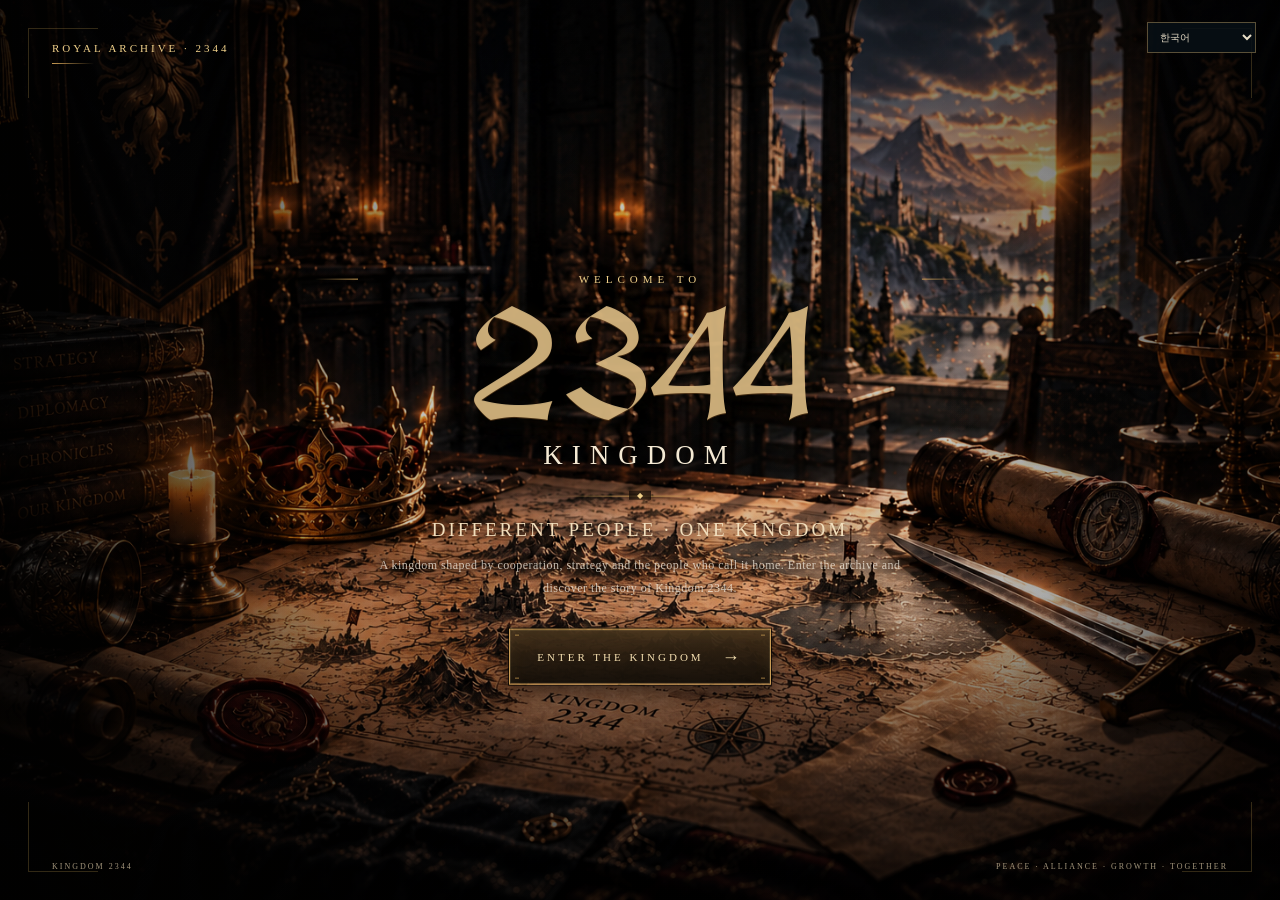
<file: kingdom2344_scalable_latest/index.html>
<!DOCTYPE html>
<html lang="en">
<head>
<meta charset="UTF-8">
<meta name="viewport" content="width=device-width, initial-scale=1.0">
<title>Kingdom 2344 — Royal Archive</title>
<style>
@import url('https://fonts.googleapis.com/css2?family=Cinzel:wght@400;500;600;700&family=Inter:wght@300;400;500&family=MedievalSharp&display=swap');

:root{
  --gold:#c79a52;
  --gold-light:#f0d08a;
  --gold-dark:#745126;
  --ivory:#f3ead8;
  --ink:#090807;
}

*{box-sizing:border-box}
html,body{margin:0;width:100%;height:100%;overflow:hidden}
body{
  background:#050505;
  color:var(--ivory);
  font-family:Inter,Arial,sans-serif;
}

.stage{
  position:relative;
  width:100vw;
  height:100vh;
  min-height:620px;
  overflow:hidden;
  background:#080706;
}

/* HERO IMAGE */
.hero{
  position:absolute;
  inset:0;
  background-image:
    linear-gradient(90deg,rgba(3,2,1,.55) 0%,rgba(3,2,1,.08) 42%,rgba(3,2,1,.22) 100%),
    linear-gradient(0deg,rgba(0,0,0,.72) 0%,transparent 34%,rgba(0,0,0,.20) 100%),
    url("kingdom2344_hero.png");
  background-size:cover;
  background-position:center center;
  transform:scale(1.035);
  animation:slowZoom 18s ease-out forwards;
}
@keyframes slowZoom{
  from{transform:scale(1.035)}
  to{transform:scale(1.0)}
}

/* cinematic overlays */
.vignette{
  position:absolute;inset:0;pointer-events:none;
  background:
    radial-gradient(ellipse at center,transparent 30%,rgba(0,0,0,.38) 100%),
    linear-gradient(90deg,rgba(0,0,0,.42),transparent 28%,transparent 72%,rgba(0,0,0,.28));
}
.grain{
  position:absolute;inset:-50%;pointer-events:none;opacity:.055;mix-blend-mode:screen;
  background-image:url("data:image/svg+xml,%3Csvg viewBox='0 0 180 180' xmlns='http://www.w3.org/2000/svg'%3E%3Cfilter id='n'%3E%3CfeTurbulence type='fractalNoise' baseFrequency='.9' numOctaves='4' stitchTiles='stitch'/%3E%3C/filter%3E%3Crect width='100%25' height='100%25' filter='url(%23n)' opacity='.8'/%3E%3C/svg%3E");
  animation:grain .25s steps(2) infinite;
}
@keyframes grain{0%{transform:translate(0,0)}25%{transform:translate(2%,-1%)}50%{transform:translate(-1%,2%)}75%{transform:translate(1%,1%)}100%{transform:translate(-2%,-2%)}}

/* top crest */
.crest{
  position:absolute;top:42px;left:52px;z-index:3;
  font-family:Cinzel,serif;color:var(--gold-light);
  letter-spacing:3px;font-size:11px;
}
.crest:after{
  content:"";display:block;width:42px;height:1px;margin-top:9px;
  background:linear-gradient(90deg,var(--gold),transparent);
}

/* CENTRAL INTRO */
.intro{
  position:absolute;
  z-index:3;
  left:50%;
  top:50%;
  transform:translate(-50%,-43%);
  width:min(650px,86vw);
  text-align:center;
  animation:rise 1.5s cubic-bezier(.2,.8,.2,1) both;
}
@keyframes rise{
  from{opacity:0;transform:translate(-50%,-35%)}
  to{opacity:1;transform:translate(-50%,-43%)}
}

.overline{
  display:flex;align-items:center;justify-content:center;gap:14px;
  color:var(--gold-light);
  font-family:Cinzel,serif;font-size:11px;letter-spacing:5px;
  margin-bottom:19px;
  text-shadow:0 2px 15px #000;
}
.overline:before,.overline:after{
  content:"";height:1px;width:52px;
  background:linear-gradient(90deg,transparent,var(--gold));
}
.overline:after{transform:scaleX(-1)}

.number{
  font-family:MedievalSharp,Cinzel,Georgia,serif;
  font-size:clamp(82px,13vw,155px);
  line-height:.78;
  letter-spacing:-4px;
  font-weight:500;
  margin:0;
  color:rgba(226,196,139,.84);
  text-shadow:
    0 1px 0 rgba(116,76,32,.55),
    0 5px 24px rgba(0,0,0,.72),
    0 0 24px rgba(214,167,83,.07);
}
.kingdom{
  font-family:Cinzel,serif;
  font-size:clamp(18px,2.2vw,27px);
  letter-spacing:9px;
  margin:15px 0 0;
  color:#f5ead4;
  text-shadow:0 3px 15px #000;
}
.divider{
  width:170px;height:1px;margin:25px auto 22px;
  background:linear-gradient(90deg,transparent,var(--gold),transparent);
  position:relative;
}
.divider:after{
  content:"◆";position:absolute;left:50%;top:50%;
  transform:translate(-50%,-55%);
  color:var(--gold-light);font-size:8px;
  text-shadow:0 0 10px var(--gold);
  background:rgba(10,7,4,.7);padding:0 8px;
}
.statement{
  font-family:Cinzel,serif;
  font-size:clamp(14px,1.6vw,19px);
  letter-spacing:3px;
  color:#f2dfbd;
  text-shadow:0 2px 14px #000;
}
.description{
  margin:13px auto 0;
  max-width:540px;
  color:rgba(245,239,226,.75);
  font-size:12px;
  line-height:1.9;
  letter-spacing:.5px;
  text-shadow:0 2px 10px #000;
}

/* HEAVY BUTTON */
.enter{
  position:relative;
  display:inline-flex;
  align-items:center;
  justify-content:center;
  gap:18px;
  margin-top:30px;
  min-width:225px;
  height:56px;
  padding:0 27px;
  color:#f5dfb0;
  font-family:Cinzel,serif;
  font-size:11px;
  letter-spacing:3px;
  text-decoration:none;
  border:1px solid #c89b55;
  background:
    linear-gradient(180deg,rgba(60,43,23,.94),rgba(18,13,8,.97));
  box-shadow:
    inset 0 0 0 1px rgba(255,220,151,.12),
    inset 0 8px 18px rgba(255,214,137,.06),
    0 8px 24px rgba(0,0,0,.65),
    0 0 0 1px rgba(0,0,0,.7);
  transition:.35s ease;
}
.enter:before,.enter:after{
  content:"";position:absolute;top:5px;bottom:5px;width:4px;
  border-top:1px solid var(--gold);border-bottom:1px solid var(--gold);
  opacity:.75;
}
.enter:before{left:5px}.enter:after{right:5px}
.enter:hover{
  color:#fff4d5;
  border-color:#f0ce86;
  transform:translateY(-2px);
  box-shadow:
    inset 0 0 0 1px rgba(255,220,151,.2),
    0 12px 35px rgba(0,0,0,.75),
    0 0 28px rgba(210,161,78,.18);
}
.arrow{font-size:18px;line-height:0;transition:.35s}
.enter:hover .arrow{transform:translateX(5px)}

/* corner details */
.corner{
  position:absolute;z-index:3;width:70px;height:70px;opacity:.65;
}
.corner:before,.corner:after{content:"";position:absolute;background:var(--gold)}
.corner.tl{top:28px;left:28px;border-left:1px solid rgba(216,174,91,.35);border-top:1px solid rgba(216,174,91,.35)}
.corner.tr{top:28px;right:28px;border-right:1px solid rgba(216,174,91,.35);border-top:1px solid rgba(216,174,91,.35)}
.corner.bl{bottom:28px;left:28px;border-left:1px solid rgba(216,174,91,.35);border-bottom:1px solid rgba(216,174,91,.35)}
.corner.br{bottom:28px;right:28px;border-right:1px solid rgba(216,174,91,.35);border-bottom:1px solid rgba(216,174,91,.35)}

/* footer */
.footer{
  position:absolute;z-index:3;bottom:29px;left:52px;right:52px;
  display:flex;justify-content:space-between;align-items:flex-end;
  font-family:Cinzel,serif;font-size:8px;letter-spacing:2px;
  color:rgba(239,219,182,.68);
}
.footer .right{text-align:right}
@media(max-width:650px){
  .crest{top:25px;left:25px}
  .intro{top:49%;width:90vw}
  .number{font-size:82px}
  .kingdom{font-size:16px;letter-spacing:6px}
  .description{font-size:11px;line-height:1.7}
  .enter{margin-top:24px;height:52px;min-width:210px}
  .footer{left:25px;right:25px;bottom:18px;font-size:7px}
  .corner{width:45px;height:45px}.corner.tl,.corner.tr{top:15px}.corner.bl,.corner.br{bottom:15px}
}
@media(max-height:700px){
  .description{display:none}.enter{margin-top:20px}.intro{transform:translate(-50%,-45%)}
}
</style>
<style>.entry-lang{position:fixed;right:24px;top:22px;z-index:20}.entry-lang select{background:#071015dd;color:#e9dfc9;border:1px solid #b99a6177;padding:8px;font:10px Arial}</style><style>
/* ===== Kingdom 2344 Royal Cursor — site-wide ===== */
@media (pointer:fine) {
  html, body, a, button, input, select, textarea {
    cursor: none !important;
  }

  .k2344-cursor-dot,
  .k2344-cursor-ring {
    position: fixed;
    left: 0;
    top: 0;
    pointer-events: none;
    z-index: 2147483647;
    opacity: 0;
    transform: translate3d(-100px,-100px,0);
    will-change: transform;
  }

  .k2344-cursor-dot {
    width: 7px;
    height: 7px;
    margin-left: -3.5px;
    margin-top: -3.5px;
    border-radius: 50%;
    background: #e2c48b;
    box-shadow:
      0 0 0 1px rgba(226,196,139,.45),
      0 0 12px rgba(226,196,139,.45);
  }

  .k2344-cursor-ring {
    width: 25px;
    height: 25px;
    margin-left: -12.5px;
    margin-top: -12.5px;
    border: 1px solid rgba(226,196,139,.72);
    transform-origin: center;
    transition:
      width .18s ease,
      height .18s ease,
      margin .18s ease,
      border-color .18s ease,
      background .18s ease,
      box-shadow .18s ease;
  }

  .k2344-cursor-ring::before,
  .k2344-cursor-ring::after {
    content: "";
    position: absolute;
    left: 50%;
    top: 50%;
    background: rgba(226,196,139,.58);
    transform: translate(-50%,-50%);
  }

  .k2344-cursor-ring::before {
    width: 1px;
    height: 35px;
  }

  .k2344-cursor-ring::after {
    width: 35px;
    height: 1px;
  }

  .k2344-cursor-ring.is-hover {
    width: 38px;
    height: 38px;
    margin-left: -19px;
    margin-top: -19px;
    border-color: rgba(226,196,139,.95);
    background: rgba(226,196,139,.06);
    box-shadow: 0 0 22px rgba(226,196,139,.20);
  }

  .k2344-cursor-ring.is-press {
    width: 20px;
    height: 20px;
    margin-left: -10px;
    margin-top: -10px;
  }
}

@media (pointer:coarse) {
  .k2344-cursor-dot,
  .k2344-cursor-ring {
    display: none !important;
  }
}

/* 2344 title font — MedievalSharp */
.number { font-family: "MedievalSharp", Cinzel, Georgia, serif !important; font-weight: 400; }

/* Entrance sequence layout fix */
.sequence-item{
  display:block;
  width:100%;
  box-sizing:border-box;
}
.sequence-item.description{
  display:block;
}
.sequence-item.description .description{
  margin-left:auto;
  margin-right:auto;
  text-align:center;
}
.enter.sequence-item{
  display:inline-flex;
  width:auto;
}

</style>
<link rel="stylesheet" href="css/global.css">
<style>
/* Entrance sequence animation */
.sequence-item{
  display:block;width:100%;opacity:0;
  transform:translateY(22px);
  animation:entranceReveal .9s cubic-bezier(.22,.61,.36,1) forwards;
}
.sequence-item.welcome{animation-delay:.45s}
.sequence-item.tagline{animation-delay:1.15s}
.sequence-item.number{animation-delay:1.85s}
.sequence-item.kingdom{animation-delay:2.35s}
.sequence-item.description{animation-delay:2.9s}
.sequence-item.enter{animation-delay:4.8s !important}
@keyframes entranceReveal{
  to{opacity:1;transform:translateY(0)}
}
.hero-bg{
  animation:heroAppear 1.4s ease-out both;
}
@keyframes heroAppear{
  from{opacity:0;transform:scale(1.035)}
  to{opacity:1;transform:scale(1)}
}
</style>


<style>

.enter,
.enter-button,
a[href*="home.html"],
a[href*="home"]{
  animation-delay:4.8s !important;
}
</style>

<style>
.enter,.enter-button,a[href*="home.html"],a[href*="home"]{
  animation-delay:4.8s !important;
}
</style>
</head>
<body><div class="entry-lang"><select id="entryLanguage"></select></div>
<div class="stage">
  <div class="hero"></div>
  <div class="vignette"></div>

  <div class="corner tl"></div><div class="corner tr"></div>
  <div class="corner bl"></div><div class="corner br"></div>

  <div class="crest">ROYAL ARCHIVE · 2344</div>

  <main class="intro">
    <div class="overline"><span class="sequence-item welcome"><span data-e="welcome">WELCOME TO</span></span></div>
    <span class="sequence-item number"><div class="number">2344</div></span>
    <span class="sequence-item kingdom"><div class="kingdom">KINGDOM</div></span>
    <div class="divider"></div>
    <div class="statement"><span class="sequence-item tagline"><span data-e="tagline">DIFFERENT PEOPLE · ONE KINGDOM</span></span></div>
    <span class="sequence-item description"><p class="description">
      A kingdom shaped by cooperation, strategy and the people who call it home.
      Enter the archive and discover the story of Kingdom 2344.
    </p></span>
    <a class="enter sequence-item" href="home.html">
      ENTER THE KINGDOM <span class="arrow">→</span>
    </a>
  </main>

  <footer class="footer">
    <span>KINGDOM 2344</span>
    <span class="right">PEACE · ALLIANCE · GROWTH · TOGETHER</span>
  </footer>
</div>

<script>
(function () {
  if (window.matchMedia && !window.matchMedia('(pointer:fine)').matches) return;

  const dot = document.createElement('div');
  const ring = document.createElement('div');
  dot.className = 'k2344-cursor-dot';
  ring.className = 'k2344-cursor-ring';
  document.body.appendChild(dot);
  document.body.appendChild(ring);

  let x = -100, y = -100, rx = -100, ry = -100;
  let active = false;

  function move(e) {
    x = e.clientX;
    y = e.clientY;
    if (!active) {
      active = true;
      dot.style.opacity = '1';
      ring.style.opacity = '1';
    }
    dot.style.transform = `translate3d(${x}px,${y}px,0)`;
  }

  function animate() {
    rx += (x - rx) * 0.16;
    ry += (y - ry) * 0.16;
    ring.style.transform = `translate3d(${rx}px,${ry}px,0)`;
    requestAnimationFrame(animate);
  }

  document.addEventListener('mousemove', move, {passive:true});
  document.addEventListener('mouseleave', () => {
    dot.style.opacity = '0';
    ring.style.opacity = '0';
  });
  document.addEventListener('mouseenter', () => {
    if (active) {
      dot.style.opacity = '1';
      ring.style.opacity = '1';
    }
  });

  document.addEventListener('mousedown', () => ring.classList.add('is-press'));
  document.addEventListener('mouseup', () => ring.classList.remove('is-press'));

  function bindHover() {
    document.querySelectorAll('a, button, [role="button"], input, select, textarea, .card, .ranking-card, .alliance-card, .nav-link').forEach(el => {
      if (el.dataset.k2344CursorBound) return;
      el.dataset.k2344CursorBound = '1';
      el.addEventListener('mouseenter', () => ring.classList.add('is-hover'));
      el.addEventListener('mouseleave', () => ring.classList.remove('is-hover'));
    });
  }

  bindHover();

  const observer = new MutationObserver(bindHover);
  observer.observe(document.body, {childList:true, subtree:true});

  animate();
})();
</script>

<script src="js/global.js"></script>



</body>
</html><script>const E={"ko": ["환영합니다", "다른 사람들 · 하나의 왕국", "협력과 전략으로 만들어진 2344 왕국의 이야기를 만나보세요.", "왕국 입장 →"], "en": ["WELCOME TO", "DIFFERENT PEOPLE · ONE KINGDOM", "A kingdom shaped by cooperation, strategy and the people who call it home. Enter the archive and discover the story of Kingdom 2344.", "ENTER THE KINGDOM →"], "de": ["WILLKOMMEN IN", "VERSCHIEDENE MENSCHEN · EIN KÖNIGREICH", "Ein Königreich geprägt von Zusammenarbeit, Strategie und seinen Menschen. Entdecke die Geschichte von Königreich 2344.", "KÖNIGREICH BETRETEN →"], "es": ["BIENVENIDO A", "PERSONAS DIFERENTES · UN SOLO REINO", "Un reino formado por cooperación, estrategia y sus habitantes. Descubre la historia del Reino 2344.", "ENTRAR AL REINO →"], "fr": ["BIENVENUE DANS", "DES PERSONNES DIFFÉRENTES · UN SEUL ROYAUME", "Un royaume façonné par la coopération, la stratégie et ses habitants. Découvrez l’histoire du Royaume 2344.", "ENTRER DANS LE ROYAUME →"], "ar": ["مرحبًا بكم في", "أشخاص مختلفون · مملكة واحدة", "مملكة تشكلت بالتعاون والاستراتيجية وبأيدي من يعتبرونها موطنًا لهم. اكتشف قصة مملكة 2344.", "دخول المملكة →"], "id": ["SELAMAT DATANG DI", "ORANG BERBEDA · SATU KERAJAAN", "Kerajaan yang dibentuk oleh kerja sama, strategi, dan orang-orangnya. Temukan kisah Kerajaan 2344.", "MASUK KE KERAJAAN →"], "zh-TW": ["歡迎來到", "不同的人 · 同一個王國", "一個由合作、策略與共同守護家園的人們所塑造的王國。探索2344王國的故事。", "進入王國 →"], "zh-CN": ["欢迎来到", "不同的人 · 同一个王国", "一个由合作、战略以及共同守护家园的人们塑造的王国。探索2344王国的故事。", "进入王国 →"], "ja": ["ようこそ", "異なる人々 · ひとつの王国", "協力と戦略、そして人々によって築かれた王国です。2344王国の物語をご覧ください。", "王国へ入る →"], "tr": ["HOŞ GELDİNİZ", "FARKLI İNSANLAR · TEK KRALLIK", "İş birliği, strateji ve halkıyla şekillenen 2344 Krallığı’nın hikâyesini keşfedin.", "KRALLIĞA GİR →"]};const EN={"ko": "한국어", "en": "English", "de": "Deutsch", "es": "Español", "fr": "Français", "ar": "العربية", "id": "Bahasa Indonesia", "zh-TW": "繁體中文", "zh-CN": "简体中文", "ja": "日本語", "tr": "Türkçe"};const q=document.getElementById('entryLanguage');Object.keys(EN).forEach(k=>{let o=document.createElement('option');o.value=k;o.textContent=EN[k];q.appendChild(o)});function eSet(k){document.documentElement.lang=k;document.documentElement.dir=k==='ar'?'rtl':'ltr';let a=E[k]||E.en;document.querySelector('[data-e=welcome]').textContent=a[0];document.querySelector('[data-e=tagline]').textContent=a[1];document.querySelector('[data-e=desc]').textContent=a[2];document.querySelector('[data-e=enter]').textContent=a[3];q.value=k;localStorage.setItem('kingdom2344_lang',k)}q.onchange=()=>eSet(q.value);eSet(localStorage.getItem('kingdom2344_lang')||'en');</script>
</file>
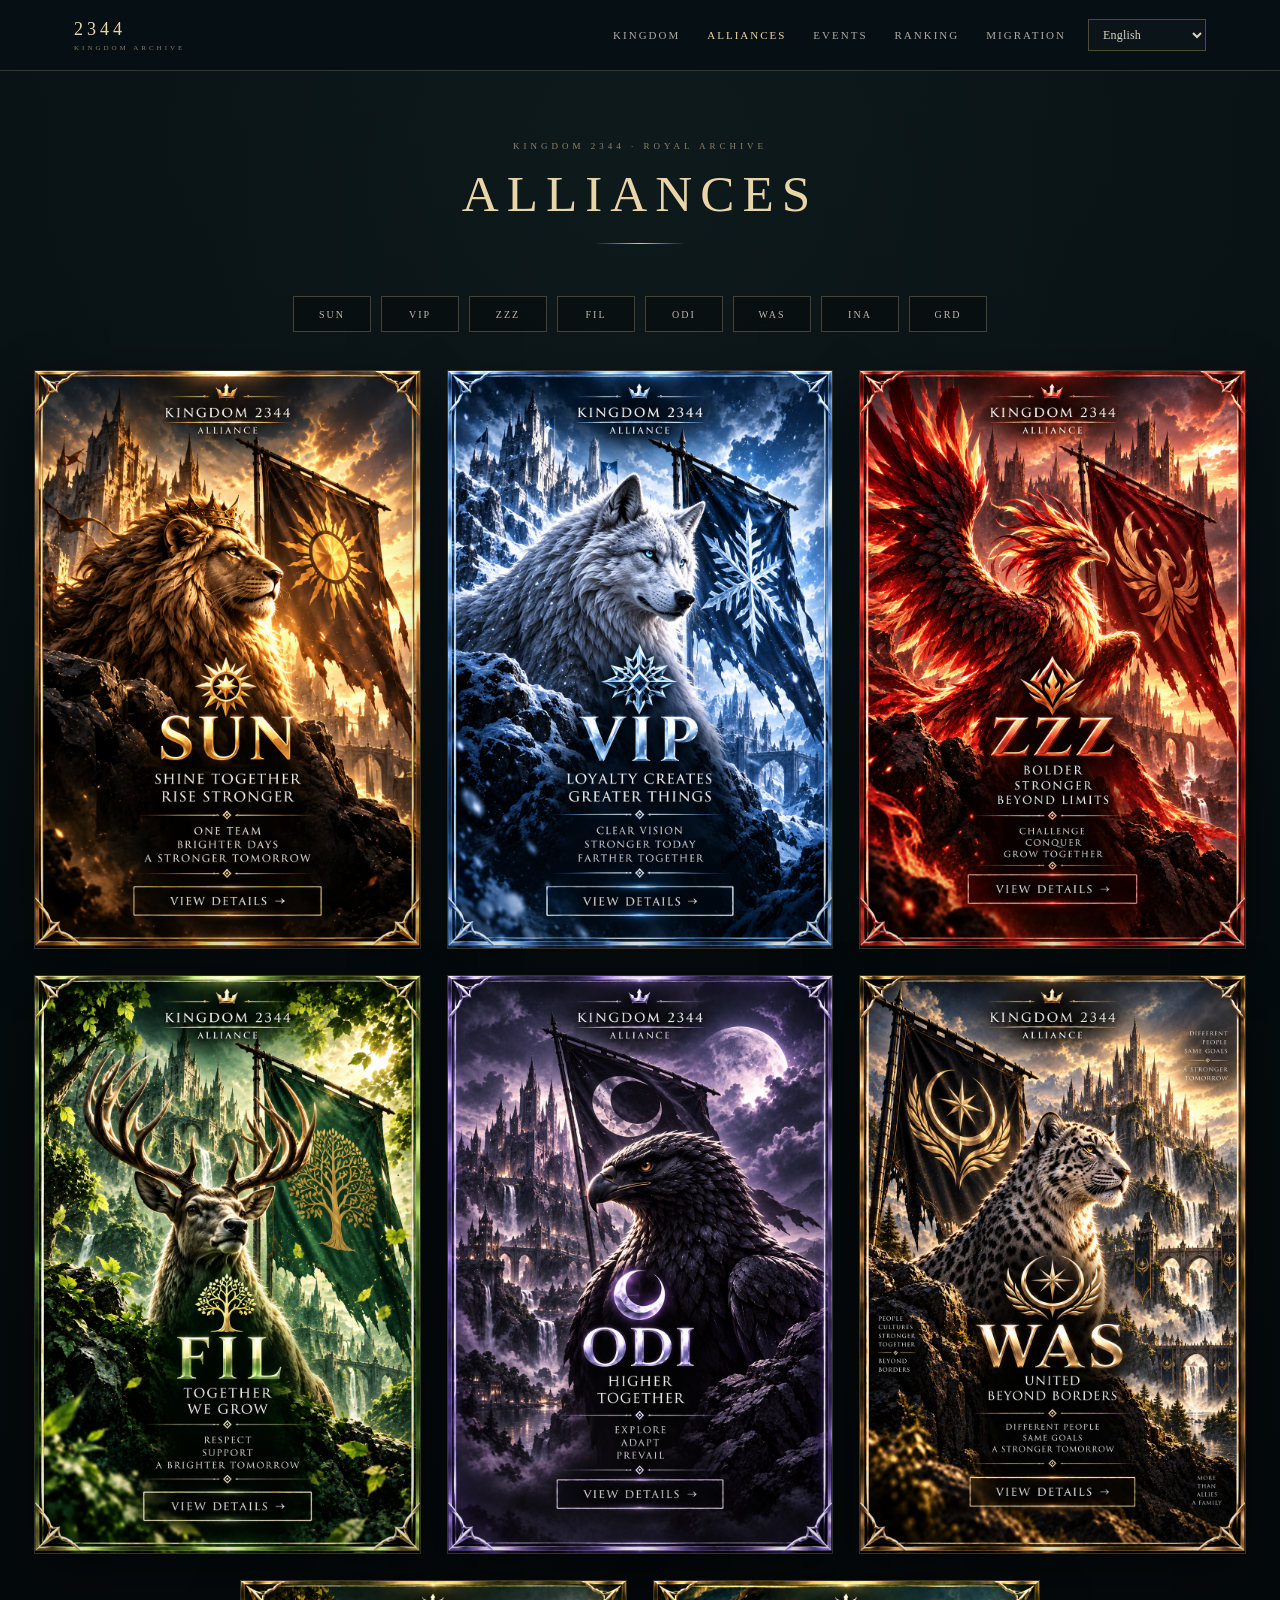
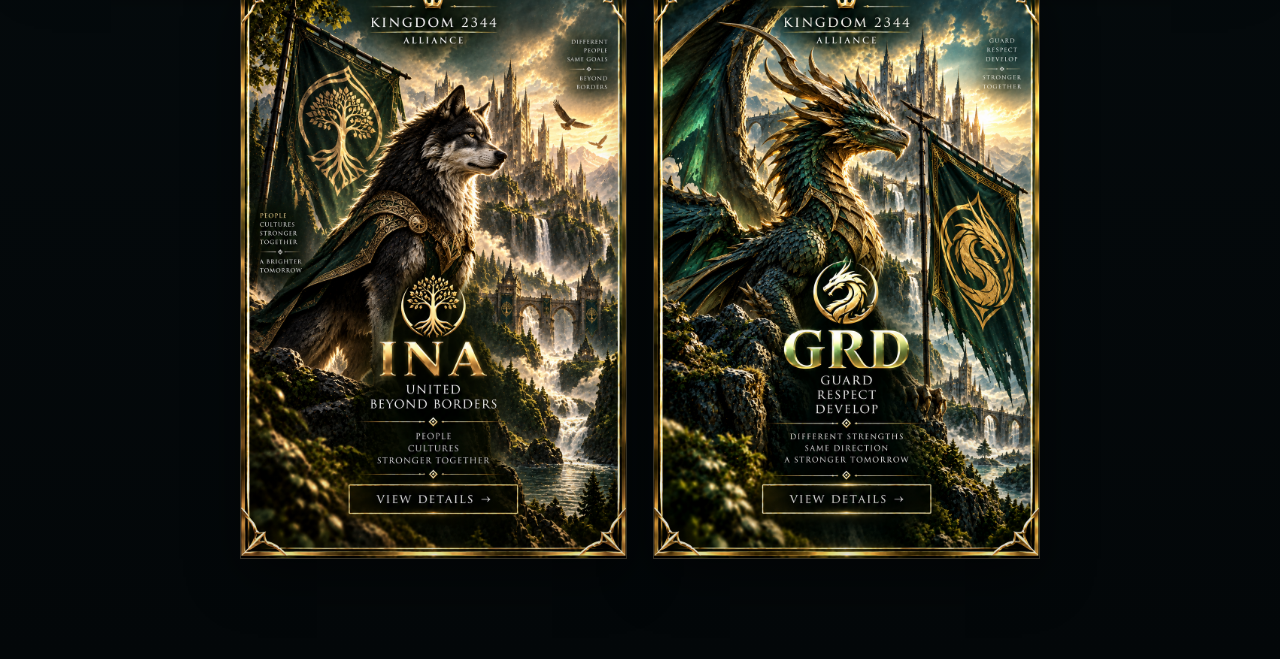
<file: kingdom2344_scalable_latest/pages/alliances/index.html>
<!DOCTYPE html>
<html lang="en">
<head>
<meta charset="UTF-8">
<meta name="viewport" content="width=device-width, initial-scale=1.0">
<title>Alliances · Kingdom 2344</title>
<style>
:root{
  --bg:#050a0c;
  --line:rgba(226,196,139,.28);
  --gold:#e2c48b;
}
*{box-sizing:border-box}
html{scroll-behavior:smooth}
body{
  margin:0;
  min-height:100vh;
  background:
    radial-gradient(circle at 50% 8%,rgba(35,52,55,.28),transparent 42%),
    linear-gradient(180deg,#071013 0%,#030709 100%);
  color:#eee;
  font-family:Georgia,"Times New Roman",serif;
}
.nav{
  position:sticky;
  top:0;
  z-index:20;
  border-bottom:1px solid var(--line);
  background:rgba(4,9,11,.92);
  backdrop-filter:blur(14px);
}
.navin{
  max-width:1500px;
  min-height:72px;
  margin:auto;
  padding:0 28px;
  display:flex;
  align-items:center;
  justify-content:space-between;
  gap:24px;
}
.brand{
  color:#ead5a8;
  text-decoration:none;
  font-size:18px;
  letter-spacing:4px;
  white-space:nowrap;
}
.brand small{
  display:block;
  margin-top:4px;
  font-size:7px;
  letter-spacing:3px;
  color:rgba(234,213,168,.55);
}
.links{
  display:flex;
  gap:28px;
}
.links a{
  color:rgba(239,232,215,.72);
  text-decoration:none;
  font-size:11px;
  letter-spacing:2px;
  text-transform:uppercase;
  transition:.25s ease;
}
.links a:hover,.links a.active{color:#f1d49a}
main{
  max-width:1500px;
  margin:auto;
  padding:70px 34px 100px;
}
.heading{
  text-align:center;
  margin-bottom:52px;
}
.eyebrow{
  color:rgba(226,196,139,.62);
  font-size:9px;
  letter-spacing:4px;
  text-transform:uppercase;
  margin-bottom:13px;
}
h1{
  margin:0;
  color:#ead5a8;
  font-size:clamp(34px,4vw,54px);
  font-weight:400;
  letter-spacing:8px;
  text-transform:uppercase;
}
.rule{
  width:90px;
  height:1px;
  margin:20px auto 0;
  background:linear-gradient(90deg,transparent,var(--gold),transparent);
}
.cards{
  display:grid;
  grid-template-columns:repeat(6,minmax(0,1fr));
  gap:26px;
  align-items:start;
}
.card{
  position:relative;
  display:block;
  overflow:hidden;
  text-decoration:none;
  border:1px solid rgba(226,196,139,.22);
  background:#05090b;
  box-shadow:0 18px 50px rgba(0,0,0,.48);
  transition:transform .38s ease,box-shadow .38s ease,border-color .38s ease;
}
.card:nth-child(1){grid-column:1 / span 2}
.card:nth-child(2){grid-column:3 / span 2}
.card:nth-child(3){grid-column:5 / span 2}
.card:nth-child(4){grid-column:1 / span 2}
.card:nth-child(5){grid-column:3 / span 2}
.card:nth-child(6){grid-column:5 / span 2}
.card:nth-child(7){grid-column:2 / span 2}
.card:nth-child(8){grid-column:4 / span 2}
.card img{
  display:block;
  width:100%;
  height:auto;
}
.card.placeholder{
  aspect-ratio:2 / 3;
  display:flex;
  align-items:center;
  justify-content:center;
  background:
    radial-gradient(circle at 50% 35%,rgba(226,196,139,.06),transparent 40%),
    linear-gradient(145deg,#0b1517,#05090b);
  border:1px dashed rgba(226,196,139,.25);
  cursor:default;
}
.card.placeholder::before{
  content:"ALLIANCE 06";
  color:rgba(226,196,139,.38);
  font-size:12px;
  letter-spacing:3px;
  text-transform:uppercase;
}
.card.placeholder.a7::before{content:"ALLIANCE 07"}
.card.placeholder.a8::before{content:"ALLIANCE 08"}
.card::after{
  content:"";
  position:absolute;
  inset:0;
  pointer-events:none;
  background:linear-gradient(180deg,transparent 70%,rgba(0,0,0,.12));
  transition:.35s ease;
}
.card:hover{
  transform:translateY(-8px);
  border-color:rgba(226,196,139,.62);
  box-shadow:0 28px 65px rgba(0,0,0,.68),0 0 30px rgba(226,196,139,.08);
}
.card:hover::after{background:rgba(255,255,255,.025)}
@media(max-width:1000px){
  .cards{grid-template-columns:repeat(2,minmax(0,1fr))}
  .card:nth-child(n){grid-column:auto}
  .card:nth-child(7),.card:nth-child(8){grid-column:auto;max-width:100%;margin:0}
}
@media(max-width:680px){
  .navin{padding:14px 16px;flex-direction:column}
  .links{gap:14px;flex-wrap:wrap;justify-content:center}
  main{padding:42px 16px 70px}
  .cards{grid-template-columns:1fr;gap:18px}
  .card:nth-child(n){grid-column:auto;max-width:none;margin:0}
}


/* Alliance quick index */
.alliance-index{
  display:flex;
  flex-wrap:wrap;
  justify-content:center;
  gap:10px;
  margin:0 auto 38px;
  padding:0 8px;
}
.alliance-index a{
  display:inline-flex;
  align-items:center;
  justify-content:center;
  min-width:78px;
  height:36px;
  padding:0 16px;
  border:1px solid rgba(226,196,139,.28);
  background:rgba(7,13,15,.72);
  color:rgba(239,232,215,.78);
  text-decoration:none;
  font-size:10px;
  letter-spacing:2px;
  transition:.25s ease;
}
.alliance-index a:hover{
  color:#f1d49a;
  border-color:rgba(226,196,139,.7);
  background:rgba(226,196,139,.07);
  transform:translateY(-2px);
}
.card.anchor-highlight{
  animation:allianceHighlight 1.2s ease;
}
@keyframes allianceHighlight{
  0%,100%{box-shadow:0 18px 50px rgba(0,0,0,.48)}
  35%{box-shadow:0 0 0 2px rgba(226,196,139,.8),0 0 38px rgba(226,196,139,.24),0 28px 65px rgba(0,0,0,.68)}
}
@media(max-width:680px){
  .alliance-index{gap:8px;margin-bottom:28px}
  .alliance-index a{min-width:68px;height:34px;padding:0 12px;font-size:9px}
}

/* Modal viewport fix: always keep the close button visible and allow scrolling */
.modal-backdrop{
  align-items:flex-start;
  overflow-y:auto;
  -webkit-overflow-scrolling:touch;
  padding:20px;
}
.modal{
  max-height:calc(100vh - 40px);
  overflow-y:auto;
  overscroll-behavior:contain;
  -webkit-overflow-scrolling:touch;
}
.modal-inner{padding:34px 46px 46px}
@media(max-width:650px){
  .modal-backdrop{padding:10px}
  .modal{max-height:calc(100vh - 20px)}
  .modal-inner{padding:26px 18px 24px}
}

/* Alliance detail modal */
.modal-backdrop{
  position:fixed;
  inset:0;
  z-index:100;
  display:flex;
  align-items:center;
  justify-content:center;
  padding:28px;
  background:rgba(1,5,7,.82);
  backdrop-filter:blur(10px);
  opacity:0;
  visibility:hidden;
  transition:opacity .35s ease, visibility .35s ease;
}
.modal-backdrop.open{
  opacity:1;
  visibility:visible;
}
.modal{
  position:relative;
  width:min(820px,94vw);
  max-height:min(88vh,900px);
  overflow:auto;
  background:
    radial-gradient(circle at 50% 0%,rgba(226,196,139,.08),transparent 34%),
    linear-gradient(145deg,#111b1d,#070d0f 58%,#0b1113);
  border:1px solid rgba(226,196,139,.58);
  box-shadow:
    0 35px 100px rgba(0,0,0,.8),
    0 0 0 1px rgba(226,196,139,.08),
    0 0 55px rgba(226,196,139,.08);
  transform:translateY(24px) scale(.97);
  transition:transform .4s cubic-bezier(.2,.8,.2,1);
}
.modal-backdrop.open .modal{
  transform:translateY(0) scale(1);
}
/* Modal corner marks removed */
.modal-inner{
  padding:42px 46px 46px;
}
.modal-top{
  display:flex;
  align-items:flex-start;
  justify-content:space-between;
  gap:20px;
  padding-bottom:24px;
  border-bottom:1px solid rgba(226,196,139,.2);
}
.modal-kicker{
  color:rgba(226,196,139,.62);
  font-size:9px;
  letter-spacing:4px;
  text-transform:uppercase;
  margin-bottom:9px;
}
.modal-title{
  margin:0;
  color:#f0d8a8;
  font-size:clamp(32px,5vw,52px);
  font-weight:400;
  letter-spacing:7px;
}
.modal-close{
  width:38px;
  height:38px;
  flex:0 0 auto;
  border:1px solid rgba(226,196,139,.35);
  background:rgba(255,255,255,.025);
  color:#e9d4aa;
  font-size:22px;
  line-height:1;
  cursor:pointer;
  transition:.25s ease;
}
.modal-close:hover{
  border-color:rgba(226,196,139,.8);
  background:rgba(226,196,139,.08);
  transform:rotate(90deg);
}
.info-grid{
  display:grid;
  grid-template-columns:1fr 1fr;
  gap:1px;
  margin-top:24px;
  background:rgba(226,196,139,.13);
  border:1px solid rgba(226,196,139,.13);
}
.info-item{
  padding:20px 22px;
  min-height:88px;
  background:rgba(7,13,15,.92);
}
.info-item.full{grid-column:1 / -1}
.info-label{
  color:rgba(226,196,139,.62);
  font-size:9px;
  letter-spacing:2.5px;
  text-transform:uppercase;
  margin-bottom:9px;
}
.info-value{
  color:rgba(245,239,226,.9);
  font-size:14px;
  line-height:1.65;
  letter-spacing:.3px;
}
.info-value strong{
  color:#e9d1a0;
  font-weight:400;
}
.modal-footer{
  margin-top:22px;
  padding-top:18px;
  border-top:1px solid rgba(226,196,139,.16);
  color:rgba(226,196,139,.48);
  font-size:8px;
  letter-spacing:2.5px;
  text-transform:uppercase;
  text-align:center;
}
@media(max-width:650px){
  .modal-backdrop{padding:14px}
  .modal-inner{padding:34px 22px 28px}
  .info-grid{grid-template-columns:1fr}
  .info-item.full{grid-column:auto}
  .modal-title{letter-spacing:5px}
}

.alliance-open{padding:0;appearance:none;color:inherit;font:inherit;cursor:pointer;text-align:left;width:100%;}
</style>
<link rel="stylesheet" href="../../css/global.css">
<style id="nav-events-mobile-fix">
@media(max-width:760px){
  .nav-actions{min-width:0}
  .links{display:flex;flex-wrap:nowrap;overflow-x:auto;overflow-y:hidden;white-space:nowrap;-webkit-overflow-scrolling:touch;scrollbar-width:none}
  .links::-webkit-scrollbar{display:none}
  .links a{flex:0 0 auto}
}
</style>
</head>
<body>
<nav class="nav"><div class="navin">
<a class="brand" href="../../home.html">2344 <small>KINGDOM ARCHIVE</small></a>
<div class="nav-actions"><div class="links">
<a href="../../pages/kingdom/" data-i18n="kingdom">Kingdom</a>
<a class="active" href="../../pages/alliances/" data-i18n="alliances">Alliances</a>
<a href="../../pages/events/" data-i18n="events">Events</a>
<a href="../../pages/rankings/" data-i18n="ranking">Ranking</a>
<a href="../../pages/migration/" data-i18n="migration">Migration</a>
</div><div class="lang"><select id="language" aria-label="Language"></select></div></div></nav>

<main>
  <header class="heading">
    <div class="eyebrow" data-i18n="eyebrow">Kingdom 2344 · Royal Archive</div>
    <h1 data-i18n="title">Alliances</h1>
    <div class="rule"></div>
  </header>

  <nav class="alliance-index" aria-label="Alliance quick navigation">
    <a href="#alliance-SUN">SUN</a>
    <a href="#alliance-VIP">VIP</a>
    <a href="#alliance-ZZZ">ZZZ</a>
    <a href="#alliance-FIL">FIL</a>
    <a href="#alliance-ODI">ODI</a>
    <a href="#alliance-WAS">WAS</a>
    <a href="#alliance-INA">INA</a>
    <a href="#alliance-GRD">GRD</a>
  </nav>

  <section class="cards" aria-label="Kingdom 2344 Alliances">
    <button class="card alliance-open" id="alliance-SUN" type="button" data-alliance="SUN"><img src="../../assets/images/SUN.png" alt="SUN"></button>
    <button class="card alliance-open" id="alliance-VIP" type="button" data-alliance="VIP"><img src="../../assets/images/VIP.png" alt="VIP"></button>
    <button class="card alliance-open" id="alliance-ZZZ" type="button" data-alliance="ZZZ"><img src="../../assets/images/ZZZ.png" alt="ZZZ"></button>
    <button class="card alliance-open" id="alliance-FIL" type="button" data-alliance="FIL"><img src="../../assets/images/FIL.png" alt="FIL"></button>
    <button class="card alliance-open" id="alliance-ODI" type="button" data-alliance="ODI"><img src="../../assets/images/ODI.png" alt="ODI"></button>
    <button class="card alliance-open" id="alliance-WAS" type="button" data-alliance="WAS"><img src="../../assets/images/WAS.png" alt="WAS"></button>
    <button class="card alliance-open" id="alliance-INA" type="button" data-alliance="INA"><img src="../../assets/images/INA.png" alt="INA"></button>
    <button class="card alliance-open" id="alliance-GRD" type="button" data-alliance="GRD"><img src="../../assets/images/GRD.png" alt="GRD"></button>
  </section>
</main>
<!-- Alliance information modal -->
<div class="modal-backdrop" id="allianceModal" aria-hidden="true">
  <div class="modal" role="dialog" aria-modal="true" aria-labelledby="modalTitle">
    <div class="modal-inner">
      <div class="modal-top">
        <div>
          <div class="modal-kicker" data-i18n="modalKicker">Kingdom 2344 · Alliance</div>
          <h2 class="modal-title" id="modalTitle">SUN</h2>
        </div>
        <button class="modal-close" id="modalClose" type="button" aria-label="Close">×</button>
      </div>

      <div class="info-grid">
        <div class="info-item">
          <div class="info-label" data-i18n="activity">⏰ Main Events / Activity Time</div>
          <div class="info-value" id="modalActivity">—</div>
        </div>

        <div class="info-item">
          <div class="info-label" data-i18n="bear">🐻 Bear Trap</div>
          <div class="info-value"><strong>1st Team:</strong> — &nbsp; · &nbsp; <strong>2nd Team:</strong> —</div>
        </div>

        <div class="info-item">
          <div class="info-label" data-i18n="swordland">⚔️ Swordland</div>
          <div class="info-value"><strong>1st Team:</strong> — &nbsp; · &nbsp; <strong>2nd Team:</strong> —</div>
        </div>

        <div class="info-item">
          <div class="info-label" data-i18n="tri">🔺 Tri-Alliance</div>
          <div class="info-value"><strong>1st Team:</strong> — &nbsp; · &nbsp; <strong>2nd Team:</strong> —</div>
        </div>

        <div class="info-item">
          <div class="info-label" data-i18n="mainLanguage">🌐 Main Language</div>
          <div class="info-value" id="modalLanguage">—</div>
        </div>

        <div class="info-item full">
          <div class="info-label" data-i18n="r5">💬 R5's Message</div>
          <div class="info-value" id="modalMessage">—</div>
        </div>

        <div class="info-item full">
          <div class="info-label" data-i18n="looking">👥 Who We're Looking For</div>
          <div class="info-value" id="modalLooking">—</div>
        </div>

        <div class="info-item full">
          <div class="info-label" data-i18n="introLabel">📖 Alliance Introduction</div>
          <div class="info-value" id="modalIntro">Alliance introduction</div>
        </div>

        <div class="info-item">
          <div class="info-label" data-i18n="recruitment">Recruitment</div>
          <div class="info-value" data-i18n="recruitmentText">Check the alliance page for current status</div>
        </div>

        <div class="info-item">
          <div class="info-label" data-i18n="contact">Contact</div>
          <div class="info-value">Alliance Manager 이정</div>
        </div>
      </div>

      <div class="modal-footer" data-i18n="footer">Kingdom 2344 · Royal Archive</div>
    </div>
  </div>
</div>


<script>
const LANGS=[['en','English'],['ko','한국어'],['de','Deutsch'],['es','Español'],['fr','Français'],['ar','العربية'],['id','Bahasa Indonesia'],['zh-TW','繁體中文'],['zh-CN','简体中文'],['ja','日本語'],["tr","Türkçe"]];
const T={"en":{"home":"Home","kingdom":"Kingdom","alliances":"Alliances","ranking":"Ranking","migration":"Migration","eyebrow":"Kingdom 2344 · Royal Archive","title":"Alliances","modalKicker":"Kingdom 2344 · Alliance","activity":"⏰ Main Events / Activity Time","bear":"🐻 Bear Trap","swordland":"⚔️ Swordland","tri":"🔺 Tri-Alliance","mainLanguage":"🌐 Main Language","r5":"💬 R5's Message","looking":"👥 Who We're Looking For","introLabel":"📖 Alliance Introduction","recruitment":"Recruitment","recruitmentText":"Check the alliance page for current status","contact":"Contact","footer":"Kingdom 2344 · Royal Archive"},"ko":{"home":"홈","kingdom":"왕국 소개","alliances":"연맹","ranking":"랭킹","migration":"이민","eyebrow":"2344 왕국 · 왕실 아카이브","title":"연맹","modalKicker":"2344 왕국 · 연맹","activity":"⏰ 주요 활동 시간","bear":"🐻 곰 사냥","swordland":"⚔️ 소드랜드","tri":"🔺 삼연맹","mainLanguage":"🌐 주요 언어","r5":"💬 R5의 메시지","looking":"👥 모집 대상","introLabel":"📖 연맹 소개","recruitment":"모집","recruitmentText":"현재 모집 상태는 연맹 페이지에서 확인해주세요","contact":"연락처","footer":"2344 왕국 · 왕실 아카이브"},"de":{"home":"Startseite","kingdom":"Königreich","alliances":"Allianzen","ranking":"Rangliste","migration":"Migration","eyebrow":"Kingdom 2344 · Royal Archive","title":"Allianzen","modalKicker":"Königreich 2344 · Allianz","activity":"⏰ Hauptaktivitäten / Aktivitätszeit","bear":"🐻 Bärenfalle","swordland":"⚔️ Swordland","tri":"🔺 Tri-Allianz","mainLanguage":"🌐 Hauptsprache","r5":"💬 Nachricht von R5","looking":"👥 Wen wir suchen","introLabel":"📖 Allianzvorstellung","recruitment":"Rekrutierung","recruitmentText":"Aktuellen Status auf der Allianzseite prüfen","contact":"Kontakt","footer":"Kingdom 2344 · Royal Archive"},"es":{"home":"Inicio","kingdom":"Reino","alliances":"Alianzas","ranking":"Clasificación","migration":"Migración","eyebrow":"Kingdom 2344 · Royal Archive","title":"Alianzas","modalKicker":"Reino 2344 · Alianza","activity":"⏰ Eventos principales / Horario","bear":"🐻 Trampa del Oso","swordland":"⚔️ Swordland","tri":"🔺 Tri-Alianza","mainLanguage":"🌐 Idioma principal","r5":"💬 Mensaje del R5","looking":"👥 A quién buscamos","introLabel":"📖 Presentación de la alianza","recruitment":"Reclutamiento","recruitmentText":"Consulta el estado actual en la página de la alianza","contact":"Contacto","footer":"Kingdom 2344 · Royal Archive"},"fr":{"home":"Accueil","kingdom":"Royaume","alliances":"Alliances","ranking":"Classement","migration":"Migration","eyebrow":"Kingdom 2344 · Royal Archive","title":"Alliances","modalKicker":"Royaume 2344 · Alliance","activity":"⏰ Événements principaux / Horaires","bear":"🐻 Piège à ours","swordland":"⚔️ Swordland","tri":"🔺 Tri-Alliance","mainLanguage":"🌐 Langue principale","r5":"💬 Message du R5","looking":"👥 Profils recherchés","introLabel":"📖 Présentation de l’alliance","recruitment":"Recrutement","recruitmentText":"Consultez la page de l’alliance pour le statut actuel","contact":"Contact","footer":"Kingdom 2344 · Royal Archive"},"ar":{"home":"الرئيسية","kingdom":"المملكة","alliances":"التحالفات","ranking":"التصنيف","migration":"الهجرة","eyebrow":"Kingdom 2344 · Royal Archive","title":"التحالفات","modalKicker":"المملكة 2344 · التحالف","activity":"⏰ الأنشطة الرئيسية / الوقت","bear":"🐻 فخ الدب","swordland":"⚔️ Swordland","tri":"🔺 التحالف الثلاثي","mainLanguage":"🌐 اللغة الرئيسية","r5":"💬 رسالة R5","looking":"👥 من نبحث عنهم","introLabel":"📖 مقدمة التحالف","recruitment":"التجنيد","recruitmentText":"تحقق من حالة التجنيد الحالية في صفحة التحالف","contact":"التواصل","footer":"Kingdom 2344 · Royal Archive"},"id":{"home":"Beranda","kingdom":"Kerajaan","alliances":"Aliansi","ranking":"Peringkat","migration":"Migrasi","eyebrow":"Kingdom 2344 · Royal Archive","title":"Aliansi","modalKicker":"Kerajaan 2344 · Aliansi","activity":"⏰ Acara Utama / Waktu Aktivitas","bear":"🐻 Bear Trap","swordland":"⚔️ Swordland","tri":"🔺 Tri-Aliansi","mainLanguage":"🌐 Bahasa Utama","r5":"💬 Pesan R5","looking":"👥 Yang Kami Cari","introLabel":"📖 Pengenalan Aliansi","recruitment":"Rekrutmen","recruitmentText":"Lihat status terbaru di halaman aliansi","contact":"Kontak","footer":"Kingdom 2344 · Royal Archive"},"zh-TW":{"home":"首頁","kingdom":"王國介紹","alliances":"聯盟","ranking":"排行榜","migration":"移民","eyebrow":"Kingdom 2344 · Royal Archive","title":"聯盟","modalKicker":"2344王國 · 聯盟","activity":"⏰ 主要活動 / 活動時間","bear":"🐻 熊陷阱","swordland":"⚔️ Swordland","tri":"🔺 三聯盟","mainLanguage":"🌐 主要語言","r5":"💬 R5訊息","looking":"👥 招募對象","introLabel":"📖 聯盟介紹","recruitment":"招募","recruitmentText":"請查看聯盟頁面了解目前狀態","contact":"聯絡方式","footer":"Kingdom 2344 · Royal Archive"},"zh-CN":{"home":"首页","kingdom":"王国介绍","alliances":"联盟","ranking":"排行榜","migration":"移民","eyebrow":"Kingdom 2344 · Royal Archive","title":"联盟","modalKicker":"2344王国 · 联盟","activity":"⏰ 主要活动 / 活动时间","bear":"🐻 熊陷阱","swordland":"⚔️ Swordland","tri":"🔺 三联盟","mainLanguage":"🌐 主要语言","r5":"💬 R5消息","looking":"👥 招募对象","introLabel":"📖 联盟介绍","recruitment":"招募","recruitmentText":"请查看联盟页面了解当前状态","contact":"联系方式","footer":"Kingdom 2344 · Royal Archive"},"ja":{"home":"ホーム","kingdom":"王国紹介","alliances":"同盟","ranking":"ランキング","migration":"移民","eyebrow":"Kingdom 2344 · Royal Archive","title":"同盟","modalKicker":"2344王国 · 同盟","activity":"⏰ 主なイベント / 活動時間","bear":"🐻 ベアトラップ","swordland":"⚔️ Swordland","tri":"🔺 トライアライアンス","mainLanguage":"🌐 主な言語","r5":"💬 R5メッセージ","looking":"👥 募集対象","introLabel":"📖 同盟紹介","recruitment":"募集","recruitmentText":"現在の状況は同盟ページをご確認ください","contact":"連絡先","footer":"Kingdom 2344 · Royal Archive"},"tr":{"home":"Ana Sayfa","kingdom":"Krallık","alliances":"İttifaklar","ranking":"Sıralama","migration":"Göç","eyebrow":"Krallık 2344 · Kraliyet Arşivi","title":"İttifaklar","modalKicker":"Krallık 2344 · İttifak","activity":"⏰ Ana Etkinlikler / Aktivite Saati","bear":"🐻 Ayı Tuzağı","swordland":"⚔️ Swordland","tri":"🔺 Üçlü İttifak","mainLanguage":"🌐 Ana Dil","r5":"💬 R5 Mesajı","looking":"👥 Aradığımız Oyuncular","introLabel":"📖 İttifak Tanıtımı","recruitment":"Katılım Durumu","recruitmentText":"Güncel katılım durumunu ittifak sayfasından kontrol edin.","contact":"İletişim","footer":"Krallık 2344 · Royal Archive"}};
const sel=document.getElementById('language');LANGS.forEach(([k,n])=>{const o=document.createElement('option');o.value=k;o.textContent=n;sel.appendChild(o)});
function setLang(k){const t=T[k]||T.en;document.documentElement.lang=k;document.documentElement.dir=k==='ar'?'rtl':'ltr';document.querySelectorAll('[data-i18n]').forEach(e=>{if(t[e.dataset.i18n]!=null)e.textContent=t[e.dataset.i18n]});sel.value=k;localStorage.setItem('kingdom2344_lang',k)}
sel.onchange=()=>setLang(sel.value);setLang(localStorage.getItem('kingdom2344_lang')||'en');
</script>
<script>
(() => {
  const modal = document.getElementById("allianceModal");
  const closeBtn = document.getElementById("modalClose");
  const title = document.getElementById("modalTitle");

  const data = {
    SUN: { activity:"—", language:"—", message:"—", looking:"—", intro:"Alliance introduction" },
    VIP: { activity:"—", language:"—", message:"—", looking:"—", intro:"Alliance introduction" },
    ZZZ: { activity:"—", language:"—", message:"—", looking:"—", intro:"Alliance introduction" },
    FIL: { activity:"—", language:"—", message:"—", looking:"—", intro:"Alliance introduction" },
    ODI: { activity:"—", language:"—", message:"—", looking:"—", intro:"Alliance introduction" },
    WAS: { activity:"—", language:"—", message:"—", looking:"—", intro:"Alliance introduction" },
    INA: { activity:"—", language:"—", message:"—", looking:"—", intro:"Alliance introduction" },
    GRD: { activity:"—", language:"—", message:"—", looking:"—", intro:"Alliance introduction" }
  };

  function openAlliance(name){
    const item = data[name] || data.SUN;
    title.textContent = name;
    document.getElementById("modalActivity").textContent = item.activity;
    document.getElementById("modalLanguage").textContent = item.language;
    document.getElementById("modalMessage").textContent = item.message;
    document.getElementById("modalLooking").textContent = item.looking;
    document.getElementById("modalIntro").textContent = item.intro;
    modal.classList.add("open");
    modal.setAttribute("aria-hidden","false");
    document.body.style.overflow = "hidden";
  }

  function closeAlliance(){
    modal.classList.remove("open");
    modal.setAttribute("aria-hidden","true");
    document.body.style.overflow = "";
  }

  document.querySelectorAll(".alliance-open").forEach(card => {
    card.addEventListener("click", () => openAlliance(card.dataset.alliance));
  });

  document.querySelectorAll(".alliance-index a").forEach(link => {
    link.addEventListener("click", e => {
      e.preventDefault();
      const target = document.querySelector(link.getAttribute("href"));
      if (!target) return;
      target.scrollIntoView({ behavior:"smooth", block:"center" });
      target.classList.remove("anchor-highlight");
      void target.offsetWidth;
      target.classList.add("anchor-highlight");
    });
  });
  closeBtn.addEventListener("click", closeAlliance);
  modal.addEventListener("click", e => { if(e.target === modal) closeAlliance(); });
  document.addEventListener("keydown", e => { if(e.key === "Escape") closeAlliance(); });
})();
</script>

<script src="../../js/global.js"></script>

<script>
const EVENTS_NAV_LABELS = {
  en:"Events", ko:"이벤트", de:"Events", es:"Eventos", fr:"Événements",
  ar:"الفعاليات", id:"Acara", "zh-TW":"活動", "zh-CN":"活动", ja:"イベント", tr:"Etkinlikler"
};
document.addEventListener("DOMContentLoaded",()=>{
  const langSelect=document.getElementById("language");
  const applyEventLabel=()=>{
    const lang=langSelect?.value || localStorage.getItem("kingdom2344_lang") || "en";
    document.querySelectorAll('[data-i18n="events"]').forEach(el=>el.textContent=EVENTS_NAV_LABELS[lang]||EVENTS_NAV_LABELS.en);
  };
  langSelect?.addEventListener("change",()=>setTimeout(applyEventLabel,0));
  setTimeout(applyEventLabel,0);
});
</script>

</body>
</html>
</file>
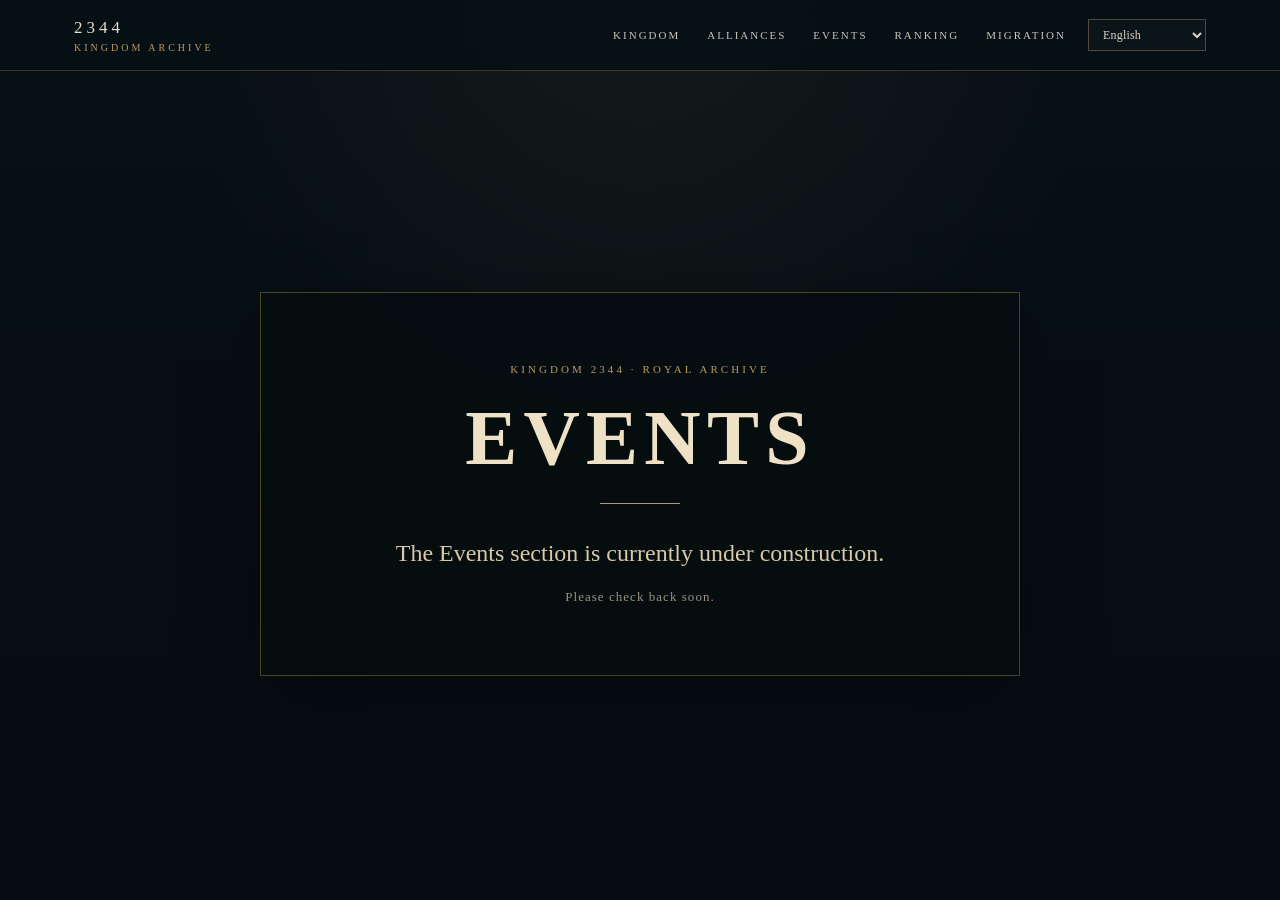
<file: kingdom2344_scalable_latest/pages/events/index.html>
<!doctype html>
<html lang="en">
<head>
<meta charset="utf-8">
<meta name="viewport" content="width=device-width, initial-scale=1">
<title>Events — Kingdom 2344</title>
<link rel="stylesheet" href="../../css/global.css">
<link rel="stylesheet" href="../../css/archive.css">
<style>
.events-page{min-height:calc(100vh - 74px);display:flex;align-items:center;justify-content:center;padding:60px 20px}
.events-panel{width:min(760px,100%);text-align:center;padding:70px 30px;border:1px solid rgba(190,155,83,.38);background:rgba(6,13,15,.82);box-shadow:0 24px 70px rgba(0,0,0,.35)}
.events-kicker{font-size:11px;letter-spacing:.28em;text-transform:uppercase;color:#b99a62;margin-bottom:18px}
.events-title{font-family:Georgia,serif;font-size:clamp(42px,7vw,78px);letter-spacing:.08em;color:#eee1c5;margin:0 0 20px}
.events-rule{width:80px;height:1px;background:#b99a62;margin:0 auto 28px}
.events-message{font-family:Georgia,serif;font-size:clamp(18px,2.2vw,24px);line-height:1.8;color:#d8c8a6}
.events-sub{margin-top:14px;color:#9e947f;font-size:13px;letter-spacing:.08em}
@media(max-width:650px){.events-page{padding:34px 14px}.events-panel{padding:52px 18px}}
</style>
</head>
<body>
<nav class="nav"><div class="navin">
<a class="brand" href="../../home.html">2344 <small>KINGDOM ARCHIVE</small></a>
<div class="nav-actions"><div class="links">
<a href="../kingdom/" data-i18n="kingdom">Kingdom</a>
<a href="../alliances/" data-i18n="alliances">Alliances</a>
<a class="active" href="./" data-i18n="events">Events</a>
<a href="../rankings/" data-i18n="ranking">Ranking</a>
<a href="../migration/" data-i18n="migration">Migration</a>
</div><div class="lang"><select id="language" aria-label="Language"></select></div></div>
</div></nav>

<main class="events-page">
<section class="events-panel">
<div class="events-kicker" data-i18n="eyebrow">KINGDOM 2344 · ROYAL ARCHIVE</div>
<h1 class="events-title" data-i18n="title">EVENTS</h1>
<div class="events-rule"></div>
<div class="events-message" data-i18n="message">The Events section is currently under construction.</div>
<div class="events-sub" data-i18n="sub">Please check back soon.</div>
</section>
</main>

<script>
const LANGS=[["en","English"],["ko","한국어"],["de","Deutsch"],["es","Español"],["fr","Français"],["ar","العربية"],["id","Bahasa Indonesia"],["zh-TW","繁體中文"],["zh-CN","简体中文"],["ja","日本語"],["tr","Türkçe"]];
const T={
en:{kingdom:"Kingdom",alliances:"Alliances",events:"Events",ranking:"Ranking",migration:"Migration",eyebrow:"KINGDOM 2344 · ROYAL ARCHIVE",title:"EVENTS",message:"The Events section is currently under construction.",sub:"Please check back soon."},
ko:{kingdom:"왕국",alliances:"연맹",events:"이벤트",ranking:"랭킹",migration:"이민",eyebrow:"KINGDOM 2344 · ROYAL ARCHIVE",title:"이벤트",message:"이벤트 페이지는 현재 제작 중입니다.",sub:"조금만 기다려주세요."},
de:{kingdom:"Königreich",alliances:"Allianzen",events:"Events",ranking:"Rangliste",migration:"Migration",eyebrow:"KINGDOM 2344 · ROYAL ARCHIVE",title:"EVENTS",message:"Der Event-Bereich befindet sich derzeit im Aufbau.",sub:"Bitte schauen Sie bald wieder vorbei."},
es:{kingdom:"Reino",alliances:"Alianzas",events:"Eventos",ranking:"Clasificación",migration:"Migración",eyebrow:"KINGDOM 2344 · ROYAL ARCHIVE",title:"EVENTOS",message:"La sección de eventos está actualmente en construcción.",sub:"Vuelve pronto."},
fr:{kingdom:"Royaume",alliances:"Alliances",events:"Événements",ranking:"Classement",migration:"Migration",eyebrow:"KINGDOM 2344 · ROYAL ARCHIVE",title:"ÉVÉNEMENTS",message:"La section Événements est actuellement en construction.",sub:"Revenez bientôt."},
ar:{kingdom:"المملكة",alliances:"التحالفات",events:"الفعاليات",ranking:"التصنيف",migration:"الهجرة",eyebrow:"KINGDOM 2344 · ROYAL ARCHIVE",title:"الفعاليات",message:"قسم الفعاليات قيد الإنشاء حاليًا.",sub:"يرجى العودة قريبًا."},
id:{kingdom:"Kerajaan",alliances:"Aliansi",events:"Acara",ranking:"Peringkat",migration:"Migrasi",eyebrow:"KINGDOM 2344 · ROYAL ARCHIVE",title:"ACARA",message:"Bagian acara sedang dalam tahap pembuatan.",sub:"Silakan kembali lagi nanti."},
"zh-TW":{kingdom:"王國",alliances:"聯盟",events:"活動",ranking:"排名",migration:"移民",eyebrow:"KINGDOM 2344 · ROYAL ARCHIVE",title:"活動",message:"活動頁面目前正在製作中。",sub:"敬請期待。"},
"zh-CN":{kingdom:"王国",alliances:"联盟",events:"活动",ranking:"排名",migration:"移民",eyebrow:"KINGDOM 2344 · ROYAL ARCHIVE",title:"活动",message:"活动页面目前正在制作中。",sub:"敬请期待。"},
ja:{kingdom:"王国",alliances:"同盟",events:"イベント",ranking:"ランキング",migration:"移民",eyebrow:"KINGDOM 2344 · ROYAL ARCHIVE",title:"イベント",message:"イベントページは現在制作中です。",sub:"しばらくお待ちください。"},
tr:{kingdom:"Krallık",alliances:"İttifaklar",events:"Etkinlikler",ranking:"Sıralama",migration:"Göç",eyebrow:"KINGDOM 2344 · ROYAL ARCHIVE",title:"ETKİNLİKLER",message:"Etkinlikler bölümü şu anda yapım aşamasındadır.",sub:"Lütfen daha sonra tekrar kontrol edin."}
};
const sel=document.getElementById("language");
LANGS.forEach(([v,n])=>{const o=document.createElement("option");o.value=v;o.textContent=n;sel.appendChild(o);});
function applyLang(lang){
  const d=T[lang]||T.en;
  document.documentElement.lang=lang;
  document.querySelectorAll("[data-i18n]").forEach(el=>{const k=el.dataset.i18n;if(d[k]!=null)el.textContent=d[k];});
  if(lang==="ar") document.body.dir="rtl"; else document.body.dir="ltr";
  sel.value=lang;
  localStorage.setItem("kingdom2344_lang",lang);
}
const saved=localStorage.getItem("kingdom2344_lang")||"en";
sel.addEventListener("change",()=>applyLang(sel.value));
applyLang(T[saved]?saved:"en");
</script>
<script src="../../js/global.js"></script>
</body>
</html>
</file>
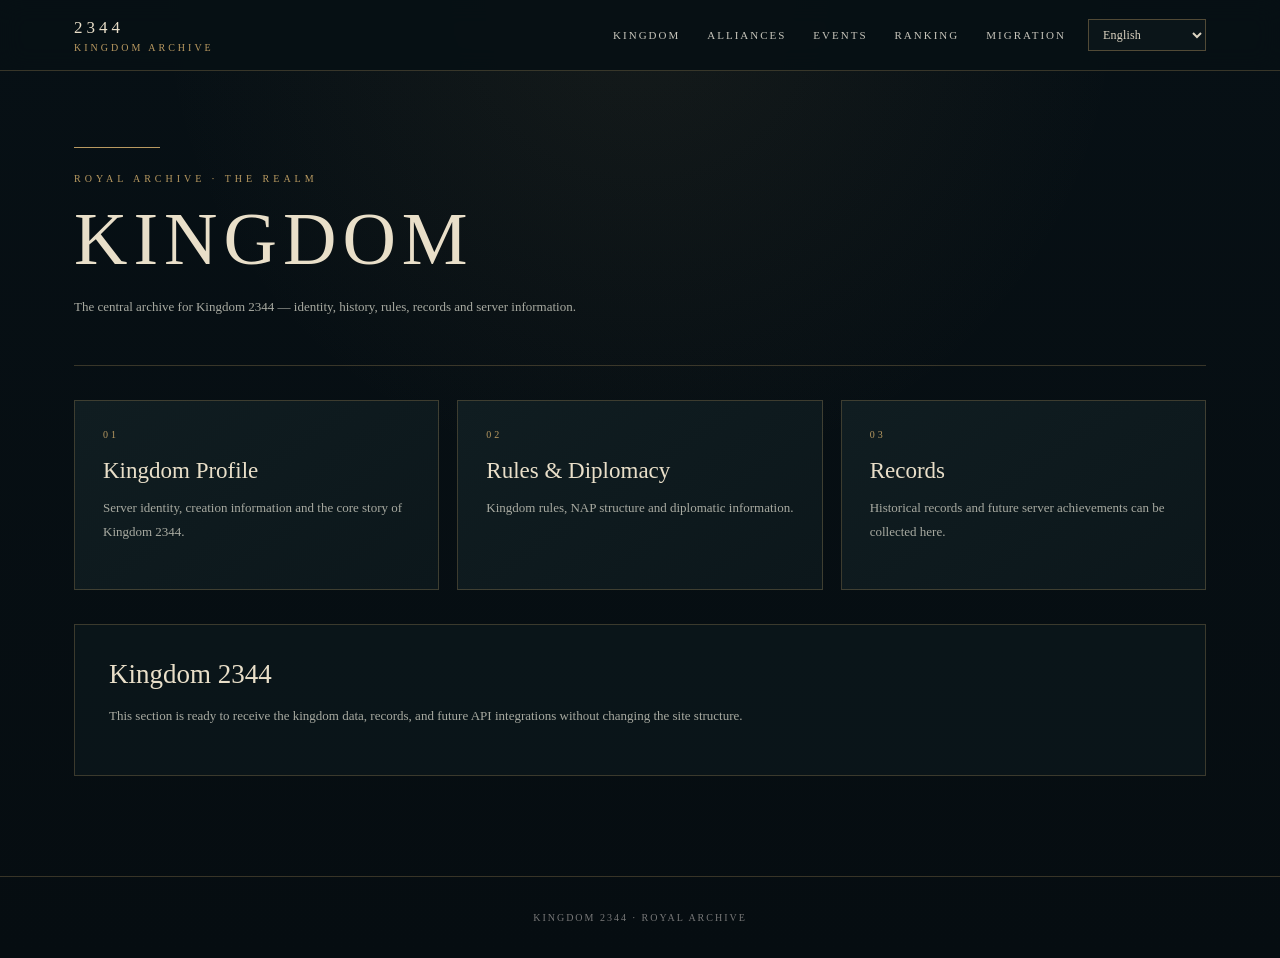
<file: kingdom2344_scalable_latest/pages/kingdom/index.html>
<!doctype html>
<html lang="en">
<head>
<meta charset="utf-8">
<meta name="viewport" content="width=device-width,initial-scale=1">
<title>KINGDOM · Kingdom 2344</title>
<link rel="stylesheet" href="../../css/archive.css">
<link rel="stylesheet" href="../../css/global.css">
<style id="nav-events-mobile-fix">
@media(max-width:760px){
  .nav-actions{min-width:0}
  .links{display:flex;flex-wrap:nowrap;overflow-x:auto;overflow-y:hidden;white-space:nowrap;-webkit-overflow-scrolling:touch;scrollbar-width:none}
  .links::-webkit-scrollbar{display:none}
  .links a{flex:0 0 auto}
}
</style>
</head>
<body>
<nav class="nav"><div class="navin">
<a class="brand" href="../../home.html">2344 <small>KINGDOM ARCHIVE</small></a>
<div class="nav-actions"><div class="links">
<a href="../../pages/kingdom/" data-i18n="kingdom">Kingdom</a>
<a href="../../pages/alliances/" data-i18n="alliances">Alliances</a>
<a href="../../pages/events/" data-i18n="events">Events</a>
<a href="../../pages/rankings/" data-i18n="ranking">Ranking</a>
<a href="../../pages/migration/" data-i18n="migration">Migration</a>
</div><div class="lang"><select id="language" aria-label="Language"></select></div></div></nav>

<main class="page">
<section class="head">
<div class="eyebrow" data-i18n="eyebrow">ROYAL ARCHIVE · THE REALM</div>
<h1 class="title" data-i18n="title">KINGDOM</h1>
<p class="subtitle" data-i18n="subtitle">The central archive for Kingdom 2344 — identity, history, rules, records and server information.</p>
</section>

<section class="grid"><article class="card"><div class="num">01</div><h3 data-i18n="card1t">Kingdom Profile</h3><p data-i18n="card1p">Server identity, creation information and the core story of Kingdom 2344.</p></article><article class="card"><div class="num">02</div><h3 data-i18n="card2t">Rules & Diplomacy</h3><p data-i18n="card2p">Kingdom rules, NAP structure and diplomatic information.</p></article><article class="card"><div class="num">03</div><h3 data-i18n="card3t">Records</h3><p data-i18n="card3p">Historical records and future server achievements can be collected here.</p></article></section>

<div class="panel">
<h2 data-i18n="panelTitle">Kingdom 2344</h2>
<p data-i18n="panelText">This section is ready to receive the kingdom data, records, and future API integrations without changing the site structure.</p>
</div>
</main>

<footer>KINGDOM 2344 · ROYAL ARCHIVE</footer>
<script>
const LANGS=[['en','English'],['ko','한국어'],['de','Deutsch'],['es','Español'],['fr','Français'],['ar','العربية'],['id','Bahasa Indonesia'],['zh-TW','繁體中文'],['zh-CN','简体中文'],['ja','日本語'],["tr","Türkçe"]];
const T={"en":{"home":"Home","kingdom":"Kingdom","alliances":"Alliances","ranking":"Ranking","migration":"Migration","eyebrow":"ROYAL ARCHIVE · THE REALM","title":"KINGDOM","subtitle":"The central archive for Kingdom 2344 — identity, history, rules, records and server information.","card1t":"Kingdom Profile","card1p":"Server identity, creation information and the core story of Kingdom 2344.","card2t":"Rules & Diplomacy","card2p":"Kingdom rules, NAP structure and diplomatic information.","card3t":"Records","card3p":"Historical records and future server achievements can be collected here.","panelTitle":"Kingdom 2344","panelText":"This section is ready to receive the kingdom data, records, and future API integrations without changing the site structure."},"ko":{"home":"홈","kingdom":"왕국 소개","alliances":"연맹","ranking":"랭킹","migration":"이민","eyebrow":"ROYAL ARCHIVE · 왕국","title":"왕국","subtitle":"2344 왕국의 정체성, 역사, 규칙, 기록 및 서버 정보를 확인할 수 있습니다.","card1t":"왕국 프로필","card1p":"2344 왕국의 서버 정보, 생성 정보 및 기본 이야기를 확인합니다.","card2t":"규칙 & 외교","card2p":"왕국 규칙, NAP 구조 및 외교 정보를 확인합니다.","card3t":"기록","card3p":"과거 기록과 앞으로의 왕국 주요 성과를 기록할 수 있습니다.","panelTitle":"2344 왕국","panelText":"이곳에서 왕국 데이터와 기록, 향후 API 연동을 추가할 수 있습니다."},"de":{"home":"Startseite","kingdom":"Königreich","alliances":"Allianzen","ranking":"Rangliste","migration":"Migration","eyebrow":"ROYAL ARCHIVE · DAS REICH","title":"KÖNIGREICH","subtitle":"Das zentrale Archiv für Königreich 2344 – Identität, Geschichte, Regeln, Aufzeichnungen und Serverinformationen.","card1t":"Königreich-Profil","card1p":"Serveridentität, Erstellungsinformationen und die Geschichte von Königreich 2344.","card2t":"Regeln & Diplomatie","card2p":"Königreichsregeln, NAP-Struktur und diplomatische Informationen.","card3t":"Aufzeichnungen","card3p":"Historische Aufzeichnungen und zukünftige Erfolge des Servers.","panelTitle":"Königreich 2344","panelText":"Hier können Königreichsdaten, Aufzeichnungen und zukünftige API-Integrationen ergänzt werden."},"es":{"home":"Inicio","kingdom":"Reino","alliances":"Alianzas","ranking":"Clasificación","migration":"Migración","eyebrow":"ROYAL ARCHIVE · EL REINO","title":"REINO","subtitle":"El archivo central del Reino 2344: identidad, historia, reglas, registros e información del servidor.","card1t":"Perfil del Reino","card1p":"Identidad del servidor, información de creación y la historia del Reino 2344.","card2t":"Reglas y Diplomacia","card2p":"Reglas del reino, estructura NAP e información diplomática.","card3t":"Registros","card3p":"Registros históricos y futuros logros del servidor.","panelTitle":"Reino 2344","panelText":"Aquí se pueden añadir datos del reino, registros e integraciones API futuras."},"fr":{"home":"Accueil","kingdom":"Royaume","alliances":"Alliances","ranking":"Classement","migration":"Migration","eyebrow":"ROYAL ARCHIVE · LE ROYAUME","title":"ROYAUME","subtitle":"L’archive centrale du Royaume 2344 : identité, histoire, règles, archives et informations du serveur.","card1t":"Profil du Royaume","card1p":"Identité du serveur, informations de création et histoire du Royaume 2344.","card2t":"Règles & Diplomatie","card2p":"Règles du royaume, structure NAP et informations diplomatiques.","card3t":"Archives","card3p":"Archives historiques et futurs accomplissements du serveur.","panelTitle":"Royaume 2344","panelText":"Cette section peut accueillir les données du royaume, les archives et de futures intégrations API."},"ar":{"home":"الرئيسية","kingdom":"المملكة","alliances":"التحالفات","ranking":"التصنيف","migration":"الهجرة","eyebrow":"ROYAL ARCHIVE · المملكة","title":"المملكة","subtitle":"الأرشيف المركزي للمملكة 2344 — الهوية والتاريخ والقواعد والسجلات ومعلومات الخادم.","card1t":"ملف المملكة","card1p":"هوية الخادم ومعلومات الإنشاء والقصة الأساسية للمملكة 2344.","card2t":"القواعد والدبلوماسية","card2p":"قواعد المملكة وهيكل NAP والمعلومات الدبلوماسية.","card3t":"السجلات","card3p":"السجلات التاريخية والإنجازات المستقبلية للخادم.","panelTitle":"المملكة 2344","panelText":"يمكن إضافة بيانات المملكة والسجلات وتكاملات API المستقبلية هنا."},"id":{"home":"Beranda","kingdom":"Kerajaan","alliances":"Aliansi","ranking":"Peringkat","migration":"Migrasi","eyebrow":"ROYAL ARCHIVE · KERAJAAN","title":"KERAJAAN","subtitle":"Arsip pusat Kerajaan 2344 — identitas, sejarah, aturan, catatan, dan informasi server.","card1t":"Profil Kerajaan","card1p":"Identitas server, informasi pembentukan, dan kisah utama Kerajaan 2344.","card2t":"Aturan & Diplomasi","card2p":"Aturan kerajaan, struktur NAP, dan informasi diplomasi.","card3t":"Catatan","card3p":"Catatan sejarah dan pencapaian server di masa mendatang.","panelTitle":"Kerajaan 2344","panelText":"Data kerajaan, catatan, dan integrasi API di masa mendatang dapat ditambahkan di sini."},"zh-TW":{"home":"首頁","kingdom":"王國介紹","alliances":"聯盟","ranking":"排行榜","migration":"移民","eyebrow":"ROYAL ARCHIVE · 王國","title":"王國","subtitle":"2344王國的中央檔案庫——王國身分、歷史、規則、紀錄與伺服器資訊。","card1t":"王國資料","card1p":"2344王國的伺服器身分、建立資訊與核心故事。","card2t":"規則與外交","card2p":"王國規則、NAP架構與外交資訊。","card3t":"紀錄","card3p":"歷史紀錄與未來的王國成就。","panelTitle":"2344王國","panelText":"此區域可加入王國資料、紀錄與未來API整合。"},"zh-CN":{"home":"首页","kingdom":"王国介绍","alliances":"联盟","ranking":"排行榜","migration":"移民","eyebrow":"ROYAL ARCHIVE · 王国","title":"王国","subtitle":"2344王国的中央档案库——王国身份、历史、规则、记录和服务器信息。","card1t":"王国资料","card1p":"2344王国的服务器身份、创建信息和核心故事。","card2t":"规则与外交","card2p":"王国规则、NAP结构和外交信息。","card3t":"记录","card3p":"历史记录与未来的王国成就。","panelTitle":"2344王国","panelText":"此区域可加入王国资料、记录和未来API整合。"},"ja":{"home":"ホーム","kingdom":"王国紹介","alliances":"同盟","ranking":"ランキング","migration":"移民","eyebrow":"ROYAL ARCHIVE · 王国","title":"王国","subtitle":"2344王国の中央アーカイブ。王国の概要、歴史、ルール、記録、サーバー情報を掲載します。","card1t":"王国プロフィール","card1p":"サーバー情報、設立情報、2344王国の基本ストーリー。","card2t":"ルールと外交","card2p":"王国ルール、NAP構造、外交情報。","card3t":"記録","card3p":"歴史記録と今後の王国の実績。","panelTitle":"2344王国","panelText":"ここに王国データ、記録、将来のAPI連携を追加できます。"},"tr":{"home":"Ana Sayfa","kingdom":"Krallık","alliances":"İttifaklar","ranking":"Sıralama","migration":"Göç","eyebrow":"KRALİYET ARŞİVİ · KRALLIK","title":"KRALLIK","subtitle":"2344 Krallığı için kimlik, tarih, kurallar, kayıtlar ve sunucu bilgilerinin merkezi arşivi.","card1t":"Krallık Profili","card1p":"Sunucu kimliği, kuruluş bilgileri ve 2344 Krallığı’nın temel hikâyesi.","card2t":"Kurallar ve Diplomasi","card2p":"Krallık kuralları, NAP yapısı ve diplomatik bilgiler.","card3t":"Kayıtlar ve Bilgiler","card3p":"Önemli kayıtlar, kaynaklar ve sunucuya ait bilgiler.","panelTitle":"Krallık 2344","panelText":"Bu bölüm, site yapısını değiştirmeden Krallık 2344 verilerini, kayıtlarını ve gelecekteki API entegrasyonlarını barındırabilir."}};
const sel=document.getElementById('language');LANGS.forEach(([k,n])=>{const o=document.createElement('option');o.value=k;o.textContent=n;sel.appendChild(o)});
function setLang(k){const t=T[k]||T.en;document.documentElement.lang=k;document.documentElement.dir=k==='ar'?'rtl':'ltr';document.querySelectorAll('[data-i18n]').forEach(e=>{if(t[e.dataset.i18n]!=null)e.textContent=t[e.dataset.i18n]});sel.value=k;localStorage.setItem('kingdom2344_lang',k)}
sel.onchange=()=>setLang(sel.value);setLang(localStorage.getItem('kingdom2344_lang')||'en');
</script>
<script src="../../js/global.js"></script>

<script>
const EVENTS_NAV_LABELS = {
  en:"Events", ko:"이벤트", de:"Events", es:"Eventos", fr:"Événements",
  ar:"الفعاليات", id:"Acara", "zh-TW":"活動", "zh-CN":"活动", ja:"イベント", tr:"Etkinlikler"
};
document.addEventListener("DOMContentLoaded",()=>{
  const langSelect=document.getElementById("language");
  const applyEventLabel=()=>{
    const lang=langSelect?.value || localStorage.getItem("kingdom2344_lang") || "en";
    document.querySelectorAll('[data-i18n="events"]').forEach(el=>el.textContent=EVENTS_NAV_LABELS[lang]||EVENTS_NAV_LABELS.en);
  };
  langSelect?.addEventListener("change",()=>setTimeout(applyEventLabel,0));
  setTimeout(applyEventLabel,0);
});
</script>

</body>
</html>
</file>
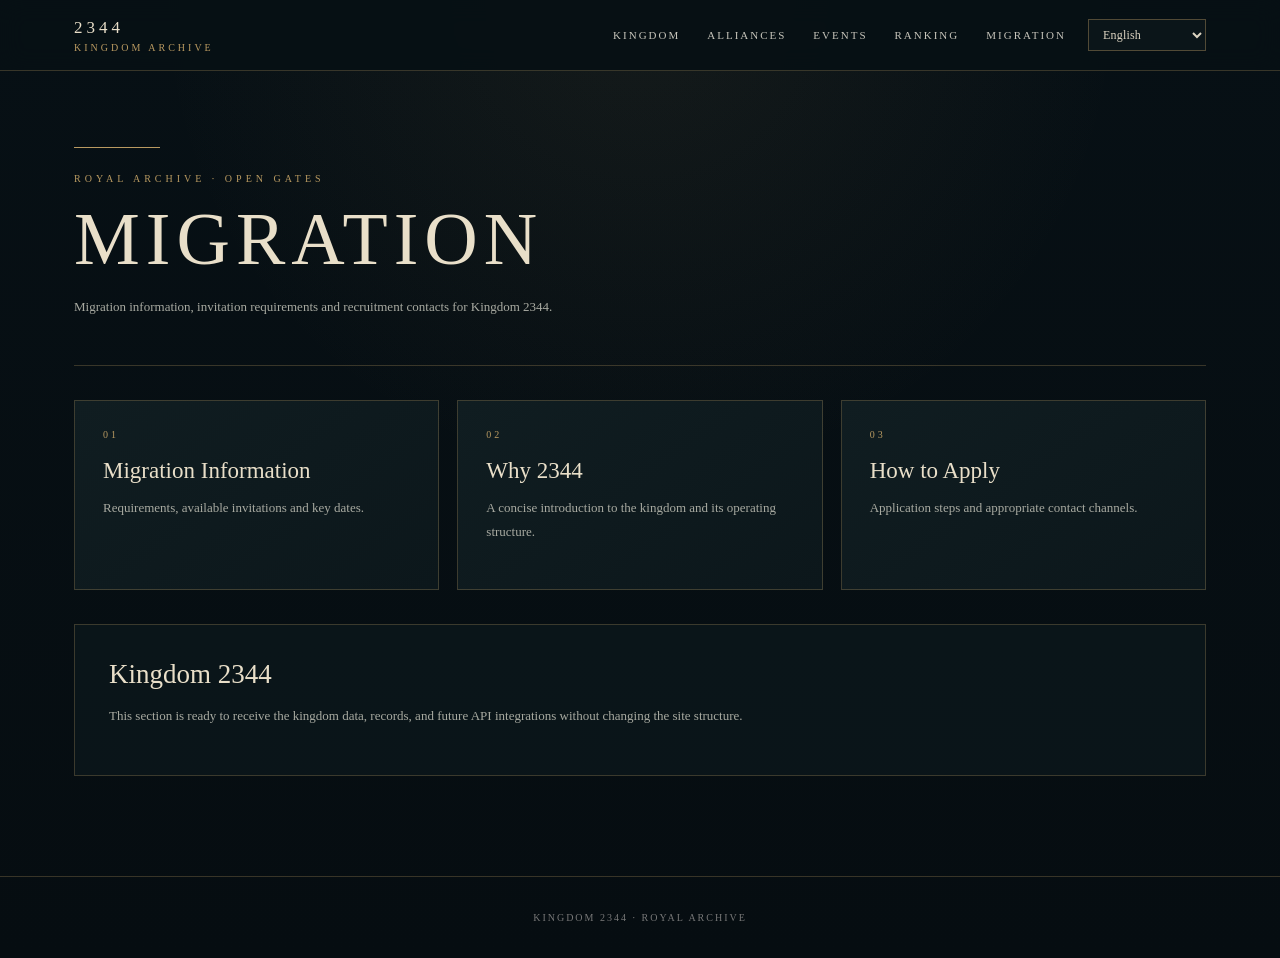
<file: kingdom2344_scalable_latest/pages/migration/index.html>
<!doctype html>
<html lang="en">
<head>
<meta charset="utf-8">
<meta name="viewport" content="width=device-width,initial-scale=1">
<title>MIGRATION · Kingdom 2344</title>
<link rel="stylesheet" href="../../css/archive.css">
<link rel="stylesheet" href="../../css/global.css">
<style id="nav-events-mobile-fix">
@media(max-width:760px){
  .nav-actions{min-width:0}
  .links{display:flex;flex-wrap:nowrap;overflow-x:auto;overflow-y:hidden;white-space:nowrap;-webkit-overflow-scrolling:touch;scrollbar-width:none}
  .links::-webkit-scrollbar{display:none}
  .links a{flex:0 0 auto}
}
</style>
</head>
<body>
<nav class="nav"><div class="navin">
<a class="brand" href="../../home.html">2344 <small>KINGDOM ARCHIVE</small></a>
<div class="nav-actions"><div class="links">
<a href="../../pages/kingdom/" data-i18n="kingdom">Kingdom</a>
<a href="../../pages/alliances/" data-i18n="alliances">Alliances</a>
<a href="../../pages/events/" data-i18n="events">Events</a>
<a href="../../pages/rankings/" data-i18n="ranking">Ranking</a>
<a class="active" href="../../pages/migration/" data-i18n="migration">Migration</a>
</div><div class="lang"><select id="language" aria-label="Language"></select></div></div></nav>

<main class="page">
<section class="head">
<div class="eyebrow" data-i18n="eyebrow">ROYAL ARCHIVE · OPEN GATES</div>
<h1 class="title" data-i18n="title">MIGRATION</h1>
<p class="subtitle" data-i18n="subtitle">Migration information, invitation requirements and recruitment contacts for Kingdom 2344.</p>
</section>

<section class="grid"><article class="card"><div class="num">01</div><h3 data-i18n="card1t">Migration Information</h3><p data-i18n="card1p">Requirements, available invitations and key dates.</p></article><article class="card"><div class="num">02</div><h3 data-i18n="card2t">Why 2344</h3><p data-i18n="card2p">A concise introduction to the kingdom and its operating structure.</p></article><article class="card"><div class="num">03</div><h3 data-i18n="card3t">How to Apply</h3><p data-i18n="card3p">Application steps and appropriate contact channels.</p></article></section>

<div class="panel">
<h2 data-i18n="panelTitle">Kingdom 2344</h2>
<p data-i18n="panelText">This section is ready to receive the kingdom data, records, and future API integrations without changing the site structure.</p>
</div>
</main>

<footer>KINGDOM 2344 · ROYAL ARCHIVE</footer>
<script>
const LANGS=[['en','English'],['ko','한국어'],['de','Deutsch'],['es','Español'],['fr','Français'],['ar','العربية'],['id','Bahasa Indonesia'],['zh-TW','繁體中文'],['zh-CN','简体中文'],['ja','日本語'],["tr","Türkçe"]];
const T={"en":{"home":"Home","kingdom":"Kingdom","alliances":"Alliances","ranking":"Ranking","migration":"Migration","eyebrow":"ROYAL ARCHIVE · OPEN GATES","title":"MIGRATION","subtitle":"Migration information, invitation requirements and recruitment contacts for Kingdom 2344.","card1t":"Migration Information","card1p":"Requirements, available invitations and key dates.","card2t":"Why 2344","card2p":"A concise introduction to the kingdom and its operating structure.","card3t":"How to Apply","card3p":"Application steps and appropriate contact channels.","panelTitle":"Kingdom 2344","panelText":"This section is ready to receive the kingdom data, records, and future API integrations without changing the site structure."},"ko":{"home":"홈","kingdom":"왕국 소개","alliances":"연맹","ranking":"랭킹","migration":"이민","eyebrow":"ROYAL ARCHIVE · OPEN GATES","title":"이민","subtitle":"2344 왕국의 이민 정보, 초대 조건 및 모집 연락처입니다.","card1t":"이민 정보","card1p":"이민 조건, 사용 가능한 초대권 및 주요 일정을 확인합니다.","card2t":"왜 2344인가","card2p":"왕국과 운영 구조를 간단히 소개합니다.","card3t":"신청 방법","card3p":"신청 절차와 연락 방법을 안내합니다.","panelTitle":"2344 왕국","panelText":"이곳에서 왕국 데이터, 기록 및 향후 API 연동을 추가할 수 있습니다."},"de":{"home":"Startseite","kingdom":"Königreich","alliances":"Allianzen","ranking":"Rangliste","migration":"Migration","eyebrow":"ROYAL ARCHIVE · OFFENE TORE","title":"MIGRATION","subtitle":"Migrationsinformationen, Einladungsanforderungen und Rekrutierungskontakte für Königreich 2344.","card1t":"Migrationsinformationen","card1p":"Anforderungen, verfügbare Einladungen und wichtige Termine.","card2t":"Warum 2344","card2p":"Eine kurze Einführung in das Königreich und seine Struktur.","card3t":"So bewirbst du dich","card3p":"Bewerbungsschritte und passende Kontaktwege.","panelTitle":"2344","panelText":"This section can receive Kingdom 2344 data, records and future API integrations."},"es":{"home":"Inicio","kingdom":"Reino","alliances":"Alianzas","ranking":"Clasificación","migration":"Migración","eyebrow":"ROYAL ARCHIVE · PUERTAS ABIERTAS","title":"MIGRACIÓN","subtitle":"Información de migración, requisitos de invitación y contactos de reclutamiento del Reino 2344.","card1t":"Información de migración","card1p":"Requisitos, invitaciones disponibles y fechas importantes.","card2t":"Por qué 2344","card2p":"Una breve introducción al reino y su estructura operativa.","card3t":"Cómo solicitar","card3p":"Pasos de solicitud y canales de contacto adecuados.","panelTitle":"2344","panelText":"This section can receive Kingdom 2344 data, records and future API integrations."},"fr":{"home":"Accueil","kingdom":"Royaume","alliances":"Alliances","ranking":"Classement","migration":"Migration","eyebrow":"ROYAL ARCHIVE · PORTES OUVERTES","title":"MIGRATION","subtitle":"Informations de migration, conditions d’invitation et contacts de recrutement du Royaume 2344.","card1t":"Informations de migration","card1p":"Conditions, invitations disponibles et dates importantes.","card2t":"Pourquoi 2344","card2p":"Une brève présentation du royaume et de sa structure.","card3t":"Comment postuler","card3p":"Étapes de candidature et moyens de contact appropriés.","panelTitle":"2344","panelText":"This section can receive Kingdom 2344 data, records and future API integrations."},"ar":{"home":"الرئيسية","kingdom":"المملكة","alliances":"التحالفات","ranking":"التصنيف","migration":"الهجرة","eyebrow":"ROYAL ARCHIVE · البوابات المفتوحة","title":"الهجرة","subtitle":"معلومات الهجرة ومتطلبات الدعوة وجهات الاتصال بالتجنيد في المملكة 2344.","card1t":"معلومات الهجرة","card1p":"المتطلبات والدعوات المتاحة والتواريخ المهمة.","card2t":"لماذا 2344","card2p":"مقدمة مختصرة عن المملكة وهيكلها التشغيلي.","card3t":"كيفية التقديم","card3p":"خطوات التقديم وقنوات الاتصال المناسبة.","panelTitle":"2344","panelText":"This section can receive Kingdom 2344 data, records and future API integrations."},"id":{"home":"Beranda","kingdom":"Kerajaan","alliances":"Aliansi","ranking":"Peringkat","migration":"Migrasi","eyebrow":"ROYAL ARCHIVE · GERBANG TERBUKA","title":"MIGRASI","subtitle":"Informasi migrasi, persyaratan undangan, dan kontak perekrutan untuk Kerajaan 2344.","card1t":"Informasi Migrasi","card1p":"Persyaratan, undangan yang tersedia, dan tanggal penting.","card2t":"Mengapa 2344","card2p":"Pengenalan singkat tentang kerajaan dan struktur operasionalnya.","card3t":"Cara Mendaftar","card3p":"Langkah pendaftaran dan saluran kontak yang sesuai.","panelTitle":"2344 Kingdom","panelText":"This section can receive Kingdom 2344 data, records and future API integrations."},"zh-TW":{"home":"首頁","kingdom":"王國介紹","alliances":"聯盟","ranking":"排行榜","migration":"移民","eyebrow":"ROYAL ARCHIVE · 開放之門","title":"移民","subtitle":"2344王國的移民資訊、邀請條件與招募聯絡方式。","card1t":"移民資訊","card1p":"條件、可用邀請與重要日期。","card2t":"為什麼選擇2344","card2p":"簡要介紹王國及其運作結構。","card3t":"如何申請","card3p":"申請步驟與適當的聯絡方式。","panelTitle":"2344王国","panelText":"This section can receive Kingdom 2344 data, records and future API integrations."},"zh-CN":{"home":"首页","kingdom":"王国介绍","alliances":"联盟","ranking":"排行榜","migration":"移民","eyebrow":"ROYAL ARCHIVE · 开放之门","title":"移民","subtitle":"2344王国的移民信息、邀请条件和招募联系方式。","card1t":"移民信息","card1p":"条件、可用邀请和重要日期。","card2t":"为什么选择2344","card2p":"简要介绍王国及其运营结构。","card3t":"如何申请","card3p":"申请步骤和合适的联系方式。","panelTitle":"2344王国","panelText":"This section can receive Kingdom 2344 data, records and future API integrations."},"ja":{"home":"ホーム","kingdom":"王国紹介","alliances":"同盟","ranking":"ランキング","migration":"移民","eyebrow":"ROYAL ARCHIVE · OPEN GATES","title":"移民","subtitle":"2344王国の移民情報、招待条件、募集連絡先。","card1t":"移民情報","card1p":"条件、利用可能な招待、重要な日程。","card2t":"なぜ2344か","card2p":"王国とその運営構造を簡潔に紹介します。","card3t":"申請方法","card3p":"申請手順と適切な連絡方法。","panelTitle":"2344王国","panelText":"This section can receive Kingdom 2344 data, records and future API integrations."},"tr":{"home":"Ana Sayfa","kingdom":"Krallık","alliances":"İttifaklar","ranking":"Sıralama","migration":"Göç","eyebrow":"KRALİYET ARŞİVİ · AÇIK KAPILAR","title":"GÖÇ","subtitle":"2344 Krallığı için göç bilgileri, davet koşulları ve katılım iletişim bilgileri.","card1t":"Göç Bilgileri","card1p":"Koşullar, mevcut davetler ve önemli tarihler.","card2t":"Neden 2344","card2p":"Krallık ve operasyon yapısına kısa bir giriş.","card3t":"Nasıl Başvurulur","card3p":"Başvuru adımları ve uygun iletişim kanalları.","panelTitle":"2344 Krallığı","panelText":"Bu bölüm, Krallık 2344 verilerini, kayıtlarını ve gelecekteki API entegrasyonlarını barındırabilir."}};
const sel=document.getElementById('language');LANGS.forEach(([k,n])=>{const o=document.createElement('option');o.value=k;o.textContent=n;sel.appendChild(o)});
function setLang(k){const t=T[k]||T.en;document.documentElement.lang=k;document.documentElement.dir=k==='ar'?'rtl':'ltr';document.querySelectorAll('[data-i18n]').forEach(e=>{if(t[e.dataset.i18n]!=null)e.textContent=t[e.dataset.i18n]});sel.value=k;localStorage.setItem('kingdom2344_lang',k)}
sel.onchange=()=>setLang(sel.value);setLang(localStorage.getItem('kingdom2344_lang')||'en');
</script>
<script src="../../js/global.js"></script>

<script>
const EVENTS_NAV_LABELS = {
  en:"Events", ko:"이벤트", de:"Events", es:"Eventos", fr:"Événements",
  ar:"الفعاليات", id:"Acara", "zh-TW":"活動", "zh-CN":"活动", ja:"イベント", tr:"Etkinlikler"
};
document.addEventListener("DOMContentLoaded",()=>{
  const langSelect=document.getElementById("language");
  const applyEventLabel=()=>{
    const lang=langSelect?.value || localStorage.getItem("kingdom2344_lang") || "en";
    document.querySelectorAll('[data-i18n="events"]').forEach(el=>el.textContent=EVENTS_NAV_LABELS[lang]||EVENTS_NAV_LABELS.en);
  };
  langSelect?.addEventListener("change",()=>setTimeout(applyEventLabel,0));
  setTimeout(applyEventLabel,0);
});
</script>

</body>
</html>
</file>
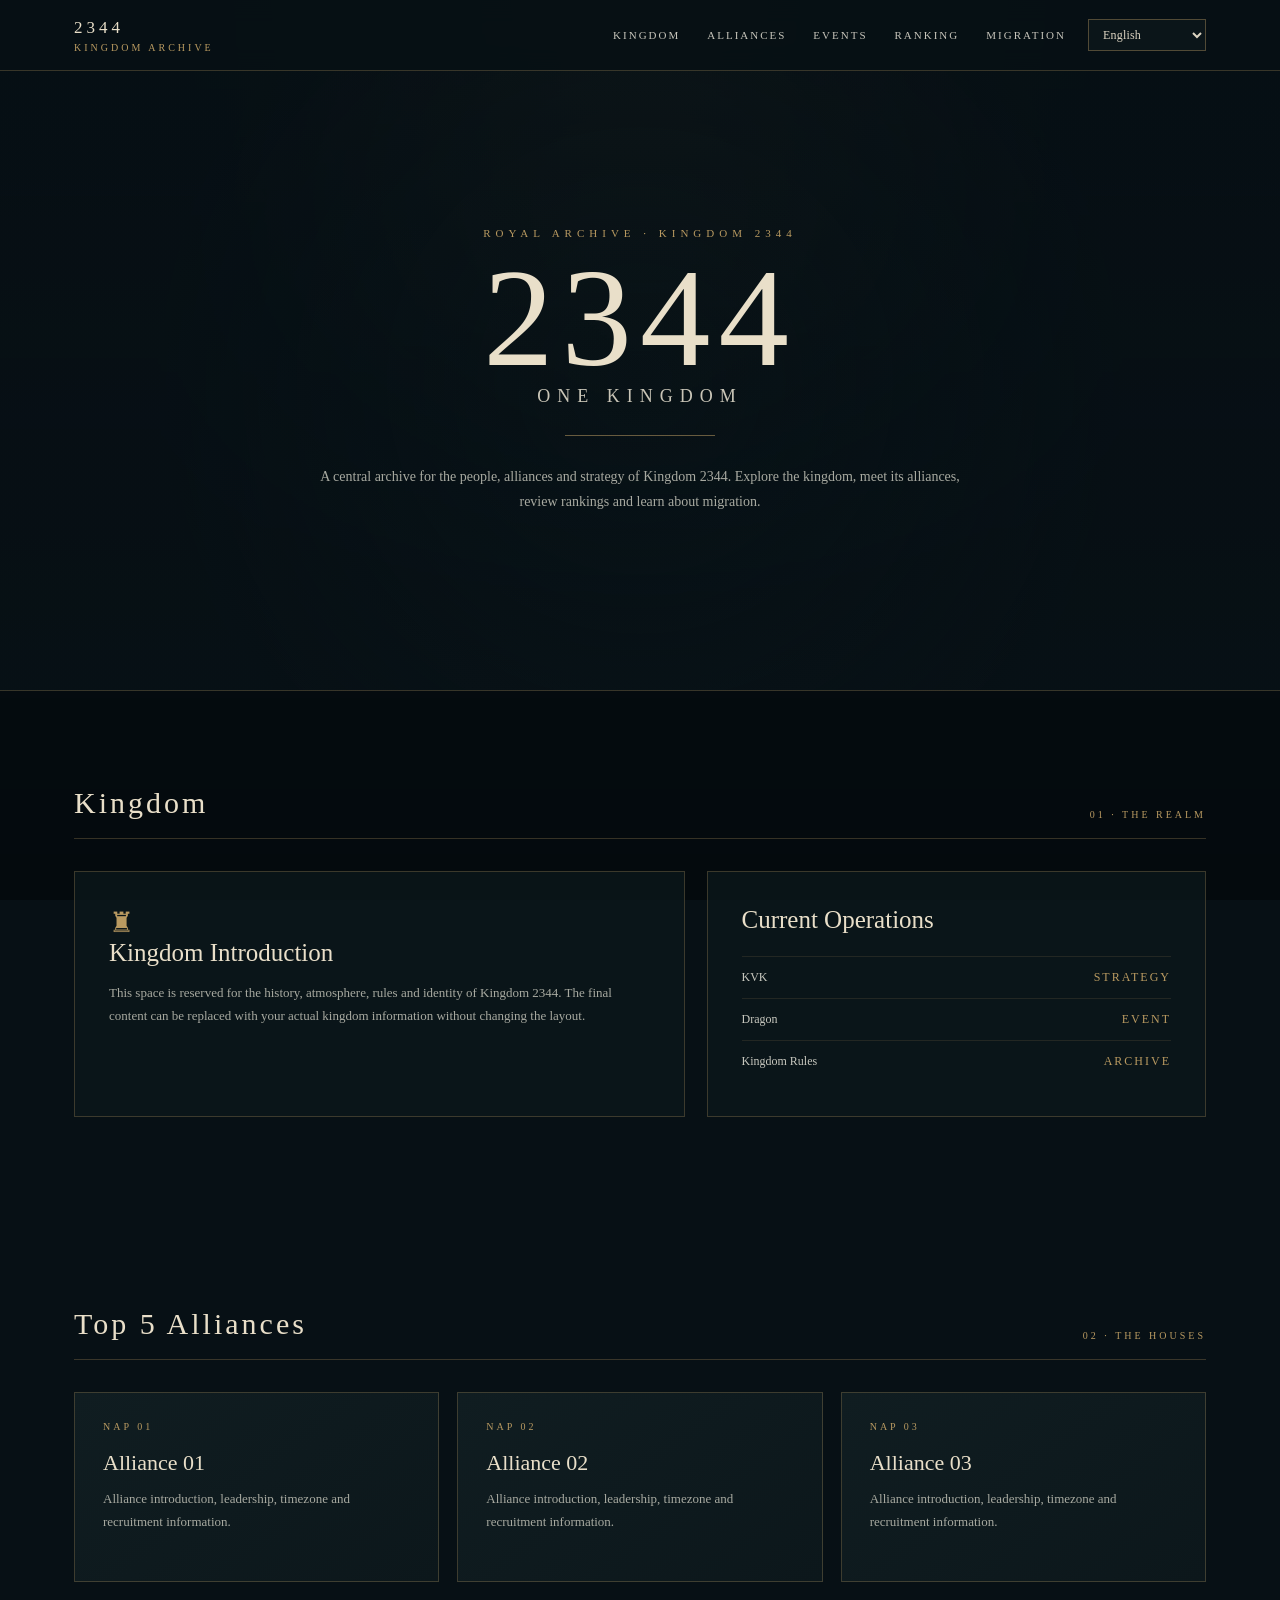
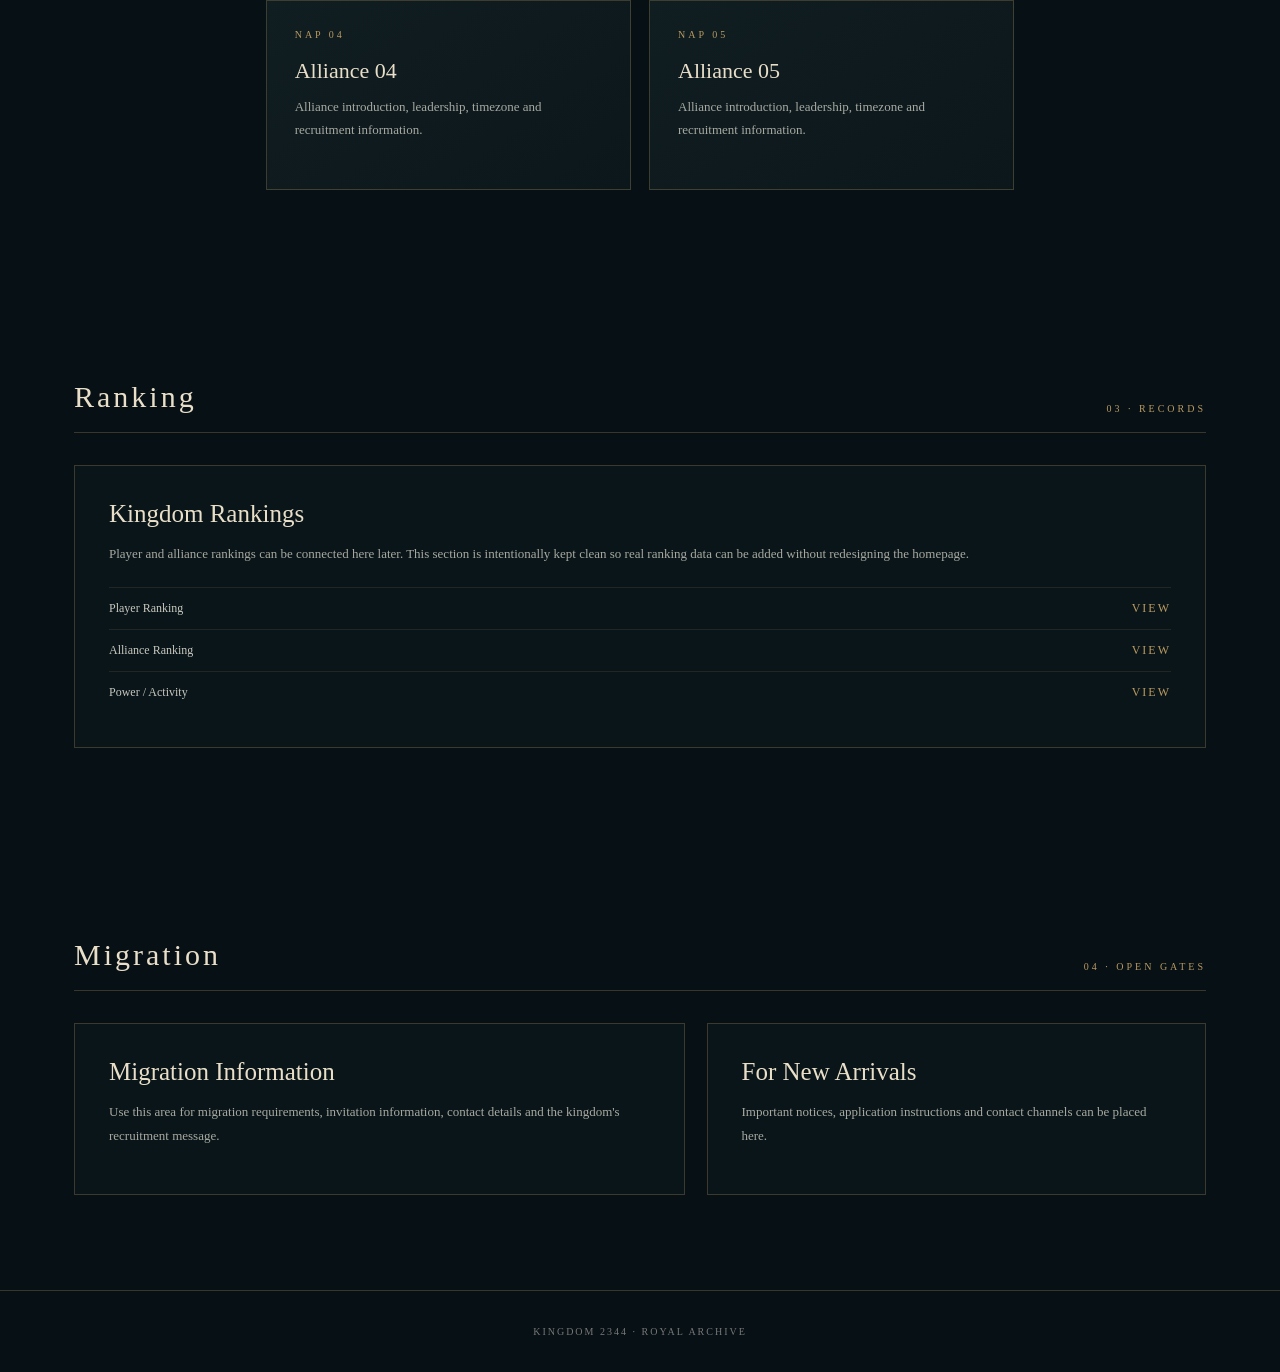
<file: kingdom2344_scalable_latest/home.html>
<!doctype html>
<html lang="en">
<head>
<meta charset="utf-8">
<meta name="viewport" content="width=device-width,initial-scale=1">
<title>Kingdom 2344</title>
<style>
:root{
  --bg:#071015; --panel:#0c171b; --panel2:#101d21;
  --ivory:#e9dfc9; --muted:#a8aaa1; --brass:#b99a61;
  --line:rgba(185,154,97,.28); --red:#7d3e3e;
}
*{box-sizing:border-box}
html{scroll-behavior:smooth}
body{margin:0;background:var(--bg);color:var(--ivory);font-family:Georgia,"Times New Roman",serif}
body:before{content:"";position:fixed;inset:0;pointer-events:none;background:radial-gradient(circle at 50% 0,rgba(185,154,97,.08),transparent 42%),linear-gradient(180deg,rgba(0,0,0,.08),rgba(0,0,0,.35));z-index:-1}
a{color:inherit;text-decoration:none}
.nav{position:sticky;top:0;z-index:10;background:rgba(7,16,21,.94);border-bottom:1px solid var(--line);backdrop-filter:blur(10px)}
.navin{max-width:1180px;margin:auto;height:74px;display:flex;align-items:center;justify-content:space-between;padding:0 24px}
.brand{letter-spacing:4px;font-size:17px;color:var(--ivory)}
.brand small{display:block;font:10px Arial,sans-serif;letter-spacing:3px;color:var(--brass);margin-top:4px}
.links{display:flex;gap:30px;font:11px Arial,sans-serif;letter-spacing:2px;text-transform:uppercase}
.links a{color:#c7c5bb;transition:.2s}.links a:hover{color:#fff}
.hero{min-height:620px;display:grid;place-items:center;text-align:center;padding:90px 20px 110px;border-bottom:1px solid var(--line);background:
radial-gradient(circle at center,rgba(16,35,39,.15),rgba(7,16,21,.82) 68%),
linear-gradient(180deg,rgba(7,16,21,.25),var(--bg))}
.kicker{font:11px Arial,sans-serif;letter-spacing:5px;color:var(--brass);text-transform:uppercase}
h1{font-size:clamp(60px,11vw,150px);line-height:.86;margin:18px 0 8px;letter-spacing:8px;font-weight:500}
.subtitle{font-size:18px;letter-spacing:7px;color:#c9c5b7}
.rule{width:150px;height:1px;background:var(--brass);opacity:.55;margin:28px auto}
.intro{max-width:660px;margin:auto;color:var(--muted);font:14px/1.8 Arial,sans-serif}
section{max-width:1180px;margin:auto;padding:95px 24px}
.sectionhead{display:flex;justify-content:space-between;align-items:end;border-bottom:1px solid var(--line);padding-bottom:18px;margin-bottom:32px}
.sectionhead h2{margin:0;font-size:30px;font-weight:500;letter-spacing:3px}
.sectionhead span{font:10px Arial,sans-serif;letter-spacing:3px;color:var(--brass)}
.grid{display:grid;grid-template-columns:repeat(6,1fr);gap:18px}
.card{grid-column:span 2;background:linear-gradient(145deg,var(--panel2),var(--panel));border:1px solid var(--line);padding:28px;min-height:190px}
.num{font:10px Arial,sans-serif;letter-spacing:3px;color:var(--brass)}
.card:nth-child(4){grid-column:2 / span 2}.card:nth-child(5){grid-column:4 / span 2}.card h3{font-size:22px;font-weight:500;margin:18px 0 12px}
.card p{font:13px/1.75 Arial,sans-serif;color:var(--muted);margin:0}
.crest{font-size:28px;color:var(--brass)}
.split{display:grid;grid-template-columns:1.1fr .9fr;gap:22px}
.panel{border:1px solid var(--line);background:rgba(12,23,27,.8);padding:34px}
.panel h3{font-size:25px;font-weight:500;margin:0 0 14px}
.panel p{font:13px/1.8 Arial,sans-serif;color:var(--muted)}
.list{margin:22px 0 0;padding:0;list-style:none}
.list li{display:flex;justify-content:space-between;border-top:1px solid rgba(185,154,97,.14);padding:13px 0;font:12px Arial,sans-serif;color:#c8c8bf}
.badge{color:var(--brass);letter-spacing:2px}
footer{border-top:1px solid var(--line);padding:35px 24px;text-align:center;color:#777;font:10px Arial,sans-serif;letter-spacing:2px}
@media(max-width:760px){
 .navin{height:auto;min-height:70px;flex-direction:column;gap:14px;padding:15px 18px}
 .links{gap:14px;flex-wrap:wrap;justify-content:center;font-size:9px}
 .hero{min-height:560px;padding:75px 18px}
 .subtitle{font-size:12px;letter-spacing:4px}
 section{padding:70px 18px}
 .grid,.split{grid-template-columns:1fr}.card,.card:nth-child(4),.card:nth-child(5){grid-column:auto}
 .sectionhead{align-items:start;gap:12px;flex-direction:column}
}
.lang{position:relative}.lang button{background:transparent;border:1px solid rgba(185,154,97,.4);color:#ddd4c2;padding:8px 10px;font:10px Arial;cursor:pointer}.lang select{background:#0b1519;color:#ddd4c2;border:1px solid var(--line);padding:8px}
@media(max-width:760px){.navin{flex-wrap:wrap}.lang{margin-left:4px}}
</style>
<style>
/* ===== Kingdom 2344 Royal Cursor — site-wide ===== */
@media (pointer:fine) {
  html, body, a, button, input, select, textarea {
    cursor: none !important;
  }

  .k2344-cursor-dot,
  .k2344-cursor-ring {
    position: fixed;
    left: 0;
    top: 0;
    pointer-events: none;
    z-index: 2147483647;
    opacity: 0;
    transform: translate3d(-100px,-100px,0);
    will-change: transform;
  }

  .k2344-cursor-dot {
    width: 7px;
    height: 7px;
    margin-left: -3.5px;
    margin-top: -3.5px;
    border-radius: 50%;
    background: #e2c48b;
    box-shadow:
      0 0 0 1px rgba(226,196,139,.45),
      0 0 12px rgba(226,196,139,.45);
  }

  .k2344-cursor-ring {
    width: 25px;
    height: 25px;
    margin-left: -12.5px;
    margin-top: -12.5px;
    border: 1px solid rgba(226,196,139,.72);
    transform-origin: center;
    transition:
      width .18s ease,
      height .18s ease,
      margin .18s ease,
      border-color .18s ease,
      background .18s ease,
      box-shadow .18s ease;
  }

  .k2344-cursor-ring::before,
  .k2344-cursor-ring::after {
    content: "";
    position: absolute;
    left: 50%;
    top: 50%;
    background: rgba(226,196,139,.58);
    transform: translate(-50%,-50%);
  }

  .k2344-cursor-ring::before {
    width: 1px;
    height: 35px;
  }

  .k2344-cursor-ring::after {
    width: 35px;
    height: 1px;
  }

  .k2344-cursor-ring.is-hover {
    width: 38px;
    height: 38px;
    margin-left: -19px;
    margin-top: -19px;
    border-color: rgba(226,196,139,.95);
    background: rgba(226,196,139,.06);
    box-shadow: 0 0 22px rgba(226,196,139,.20);
  }

  .k2344-cursor-ring.is-press {
    width: 20px;
    height: 20px;
    margin-left: -10px;
    margin-top: -10px;
  }
}

@media (pointer:coarse) {
  .k2344-cursor-dot,
  .k2344-cursor-ring {
    display: none !important;
  }
}
</style>
<link rel="stylesheet" href="css/global.css">
<style id="nav-events-mobile-fix">
@media(max-width:760px){
  .nav-actions{min-width:0}
  .links{display:flex;flex-wrap:nowrap;overflow-x:auto;overflow-y:hidden;white-space:nowrap;-webkit-overflow-scrolling:touch;scrollbar-width:none}
  .links::-webkit-scrollbar{display:none}
  .links a{flex:0 0 auto}
}
</style>
</head>
<body>
<nav class="nav"><div class="navin">
<a class="brand" href="home.html">2344 <small>KINGDOM ARCHIVE</small></a>
<div class="nav-actions"><div class="links">
<a href="pages/kingdom/" data-i18n="kingdom">Kingdom</a>
<a href="pages/alliances/" data-i18n="alliances">Alliances</a>
<a href="pages/events/" data-i18n="events">Events</a>
<a href="pages/rankings/" data-i18n="ranking">Ranking</a>
<a href="pages/migration/" data-i18n="migration">Migration</a>
</div><div class="lang"><select id="language" aria-label="Language"></select></div></div>
</div></nav>

<header class="hero" id="home">
  <div>
    <div class="kicker">Royal Archive · Kingdom 2344</div>
    <h1>2344</h1>
    <div class="subtitle">ONE KINGDOM</div>
    <div class="rule"></div>
    <p class="intro">A central archive for the people, alliances and strategy of Kingdom 2344. Explore the kingdom, meet its alliances, review rankings and learn about migration.</p>
  </div>
</header>

<section id="kingdom">
  <div class="sectionhead"><h2 data-i18n="kingdomTitle">Kingdom</h2><span>01 · THE REALM</span></div>
  <div class="split">
    <div class="panel">
      <div class="crest">♜</div>
      <h3 data-i18n="kingdomIntroTitle">Kingdom Introduction</h3>
      <p>This space is reserved for the history, atmosphere, rules and identity of Kingdom 2344. The final content can be replaced with your actual kingdom information without changing the layout.</p>
    </div>
    <div class="panel">
      <h3 data-i18n="operations">Current Operations</h3>
      <ul class="list">
        <li><span>KVK</span><span class="badge">STRATEGY</span></li>
        <li><span>Dragon</span><span class="badge">EVENT</span></li>
        <li><span>Kingdom Rules</span><span class="badge">ARCHIVE</span></li>
      </ul>
    </div>
  </div>
</section>

<section id="alliances">
  <div class="sectionhead"><h2 data-i18n="alliancesTitle">Top 5 Alliances</h2><span>02 · THE HOUSES</span></div>
  <div class="grid">
    <article class="card"><div class="num">NAP 01</div><h3>Alliance 01</h3><p data-i18n="allianceDesc">Alliance introduction, leadership, timezone and recruitment information.</p></article>
    <article class="card"><div class="num">NAP 02</div><h3>Alliance 02</h3><p data-i18n="allianceDesc">Alliance introduction, leadership, timezone and recruitment information.</p></article>
    <article class="card"><div class="num">NAP 03</div><h3>Alliance 03</h3><p data-i18n="allianceDesc">Alliance introduction, leadership, timezone and recruitment information.</p></article>
    <article class="card"><div class="num">NAP 04</div><h3>Alliance 04</h3><p data-i18n="allianceDesc">Alliance introduction, leadership, timezone and recruitment information.</p></article>
    <article class="card"><div class="num">NAP 05</div><h3>Alliance 05</h3><p data-i18n="allianceDesc">Alliance introduction, leadership, timezone and recruitment information.</p></article>
  </div>
</section>

<section id="ranking">
  <div class="sectionhead"><h2 data-i18n="rankingTitle">Ranking</h2><span>03 · RECORDS</span></div>
  <div class="panel">
    <h3 data-i18n="rankHeading">Kingdom Rankings</h3>
    <p>Player and alliance rankings can be connected here later. This section is intentionally kept clean so real ranking data can be added without redesigning the homepage.</p>
    <ul class="list">
      <li><span>Player Ranking</span><span class="badge">VIEW</span></li>
      <li><span>Alliance Ranking</span><span class="badge">VIEW</span></li>
      <li><span>Power / Activity</span><span class="badge">VIEW</span></li>
    </ul>
  </div>
</section>

<section id="migration">
  <div class="sectionhead"><h2 data-i18n="migrationTitle">Migration</h2><span>04 · OPEN GATES</span></div>
  <div class="split">
    <div class="panel">
      <h3 data-i18n="migrationInfoTitle">Migration Information</h3>
      <p>Use this area for migration requirements, invitation information, contact details and the kingdom's recruitment message.</p>
    </div>
    <div class="panel">
      <h3 data-i18n="newArrivals">For New Arrivals</h3>
      <p>Important notices, application instructions and contact channels can be placed here.</p>
    </div>
  </div>
</section>

<footer>KINGDOM 2344 · ROYAL ARCHIVE</footer>
<script>const T={"ko":{"home":"홈","kingdom":"왕국 소개","alliances":"연맹 소개","ranking":"랭킹","migration":"이민","kingdomTitle":"왕국 소개","kingdomIntroTitle":"2344 왕국","operations":"주요 운영","alliancesTitle":"주요 연맹 5","rankingTitle":"랭킹","rankHeading":"왕국 랭킹","migrationTitle":"이민","migrationInfoTitle":"이민 정보","newArrivals":"새로운 이민자","allianceDesc":"연맹 소개, 리더십, 시간대 및 모집 정보를 확인할 수 있습니다."},"en":{"home":"Home","kingdom":"Kingdom","alliances":"Alliances","ranking":"Ranking","migration":"Migration","kingdomTitle":"Kingdom","kingdomIntroTitle":"Kingdom Introduction","operations":"Current Operations","alliancesTitle":"Top 5 Alliances","rankingTitle":"Ranking","rankHeading":"Kingdom Rankings","migrationTitle":"Migration","migrationInfoTitle":"Migration Information","newArrivals":"For New Arrivals","allianceDesc":"Alliance introduction, leadership, timezone and recruitment information."},"de":{"home":"Startseite","kingdom":"Königreich","alliances":"Allianzen","ranking":"Rangliste","migration":"Migration","kingdomTitle":"Königreich","kingdomIntroTitle":"Königreich 2344","operations":"Aktuelle Aktivitäten","alliancesTitle":"Top 5 Allianzen","rankingTitle":"Rangliste","rankHeading":"Königreichs-Ranglisten","migrationTitle":"Migration","migrationInfoTitle":"Migrationsinformationen","newArrivals":"Für Neuankömmlinge","allianceDesc":"Informationen zu Allianz, Führung, Zeitzone und Rekrutierung."},"es":{"home":"Inicio","kingdom":"Reino","alliances":"Alianzas","ranking":"Clasificación","migration":"Migración","kingdomTitle":"Reino","kingdomIntroTitle":"Introducción al Reino","operations":"Operaciones actuales","alliancesTitle":"5 Alianzas principales","rankingTitle":"Clasificación","rankHeading":"Clasificaciones del Reino","migrationTitle":"Migración","migrationInfoTitle":"Información de migración","newArrivals":"Para nuevos llegados","allianceDesc":"Información sobre la alianza, liderazgo, zona horaria y reclutamiento."},"fr":{"home":"Accueil","kingdom":"Royaume","alliances":"Alliances","ranking":"Classement","migration":"Migration","kingdomTitle":"Royaume","kingdomIntroTitle":"Présentation du royaume","operations":"Opérations actuelles","alliancesTitle":"Top 5 des alliances","rankingTitle":"Classement","rankHeading":"Classements du royaume","migrationTitle":"Migration","migrationInfoTitle":"Informations de migration","newArrivals":"Pour les nouveaux arrivants","allianceDesc":"Présentation, direction, fuseau horaire et recrutement de l’alliance."},"ar":{"home":"الرئيسية","kingdom":"المملكة","alliances":"التحالفات","ranking":"التصنيف","migration":"الهجرة","kingdomTitle":"المملكة","kingdomIntroTitle":"مقدمة عن المملكة","operations":"العمليات الحالية","alliancesTitle":"أفضل 5 تحالفات","rankingTitle":"التصنيف","rankHeading":"تصنيفات المملكة","migrationTitle":"الهجرة","migrationInfoTitle":"معلومات الهجرة","newArrivals":"للقادمين الجدد","allianceDesc":"معلومات عن التحالف والقيادة والمنطقة الزمنية والتجنيد."},"id":{"home":"Beranda","kingdom":"Kerajaan","alliances":"Aliansi","ranking":"Peringkat","migration":"Migrasi","kingdomTitle":"Kerajaan","kingdomIntroTitle":"Tentang Kerajaan","operations":"Operasi Saat Ini","alliancesTitle":"5 Aliansi Utama","rankingTitle":"Peringkat","rankHeading":"Peringkat Kerajaan","migrationTitle":"Migrasi","migrationInfoTitle":"Informasi Migrasi","newArrivals":"Untuk Pendatang Baru","allianceDesc":"Informasi aliansi, kepemimpinan, zona waktu, dan perekrutan."},"zh-TW":{"home":"首頁","kingdom":"王國介紹","alliances":"聯盟介紹","ranking":"排行榜","migration":"移民","kingdomTitle":"王國","kingdomIntroTitle":"王國介紹","operations":"目前運作","alliancesTitle":"主要聯盟 5","rankingTitle":"排行榜","rankHeading":"王國排行榜","migrationTitle":"移民","migrationInfoTitle":"移民資訊","newArrivals":"新移民","allianceDesc":"聯盟介紹、領導、時區與招募資訊。"},"zh-CN":{"home":"首页","kingdom":"王国介绍","alliances":"联盟介绍","ranking":"排行榜","migration":"移民","kingdomTitle":"王国","kingdomIntroTitle":"王国介绍","operations":"当前运营","alliancesTitle":"主要联盟 5","rankingTitle":"排行榜","rankHeading":"王国排行榜","migrationTitle":"移民","migrationInfoTitle":"移民信息","newArrivals":"新移民","allianceDesc":"联盟介绍、领导、时区和招募信息。"},"ja":{"home":"ホーム","kingdom":"王国紹介","alliances":"同盟紹介","ranking":"ランキング","migration":"移民","kingdomTitle":"王国","kingdomIntroTitle":"王国紹介","operations":"現在の運営","alliancesTitle":"主要同盟 5","rankingTitle":"ランキング","rankHeading":"王国ランキング","migrationTitle":"移民","migrationInfoTitle":"移民情報","newArrivals":"新規移民向け","allianceDesc":"同盟紹介、リーダー、タイムゾーン、募集情報。"},"tr":{"home":"Ana Sayfa","kingdom":"Krallık","alliances":"İttifaklar","ranking":"Sıralama","migration":"Göç","kingdomTitle":"Krallık","kingdomIntroTitle":"2344 Krallığı","operations":"Güncel Operasyonlar","alliancesTitle":"İttifaklar","rankingTitle":"Sıralama","rankHeading":"Krallık Sıralaması","migrationTitle":"Göç","migrationInfoTitle":"Göç Bilgileri","newArrivals":"Yeni Gelenler İçin","allianceDesc":"İttifak tanıtımı, liderlik, saat dilimi ve katılım bilgileri."}};const N={"ko": "한국어", "en": "English", "de": "Deutsch", "es": "Español", "fr": "Français", "ar": "العربية", "id": "Bahasa Indonesia", "zh-TW": "繁體中文", "zh-CN": "简体中文", "ja": "日本語", "tr": "Türkçe"};const s=document.getElementById('language');Object.keys(N).forEach(k=>{let o=document.createElement('option');o.value=k;o.textContent=N[k];s.appendChild(o)});function setLang(k){let t=T[k]||T.en;document.documentElement.lang=k;document.documentElement.dir=k==='ar'?'rtl':'ltr';document.querySelectorAll('[data-i18n]').forEach(e=>{if(t[e.dataset.i18n])e.textContent=t[e.dataset.i18n]});localStorage.setItem('kingdom2344_lang',k);s.value=k} s.onchange=()=>setLang(s.value);setLang(localStorage.getItem('kingdom2344_lang')||'en');</script>
<script>
(function () {
  if (window.matchMedia && !window.matchMedia('(pointer:fine)').matches) return;

  const dot = document.createElement('div');
  const ring = document.createElement('div');
  dot.className = 'k2344-cursor-dot';
  ring.className = 'k2344-cursor-ring';
  document.body.appendChild(dot);
  document.body.appendChild(ring);

  let x = -100, y = -100, rx = -100, ry = -100;
  let active = false;

  function move(e) {
    x = e.clientX;
    y = e.clientY;
    if (!active) {
      active = true;
      dot.style.opacity = '1';
      ring.style.opacity = '1';
    }
    dot.style.transform = `translate3d(${x}px,${y}px,0)`;
  }

  function animate() {
    rx += (x - rx) * 0.16;
    ry += (y - ry) * 0.16;
    ring.style.transform = `translate3d(${rx}px,${ry}px,0)`;
    requestAnimationFrame(animate);
  }

  document.addEventListener('mousemove', move, {passive:true});
  document.addEventListener('mouseleave', () => {
    dot.style.opacity = '0';
    ring.style.opacity = '0';
  });
  document.addEventListener('mouseenter', () => {
    if (active) {
      dot.style.opacity = '1';
      ring.style.opacity = '1';
    }
  });

  document.addEventListener('mousedown', () => ring.classList.add('is-press'));
  document.addEventListener('mouseup', () => ring.classList.remove('is-press'));

  function bindHover() {
    document.querySelectorAll('a, button, [role="button"], input, select, textarea, .card, .ranking-card, .alliance-card, .nav-link').forEach(el => {
      if (el.dataset.k2344CursorBound) return;
      el.dataset.k2344CursorBound = '1';
      el.addEventListener('mouseenter', () => ring.classList.add('is-hover'));
      el.addEventListener('mouseleave', () => ring.classList.remove('is-hover'));
    });
  }

  bindHover();

  const observer = new MutationObserver(bindHover);
  observer.observe(document.body, {childList:true, subtree:true});

  animate();
})();
</script>


<script>
const EVENTS_NAV_LABELS = {
  en:"Events", ko:"이벤트", de:"Events", es:"Eventos", fr:"Événements",
  ar:"الفعاليات", id:"Acara", "zh-TW":"活動", "zh-CN":"活动", ja:"イベント", tr:"Etkinlikler"
};
document.addEventListener("DOMContentLoaded",()=>{
  const langSelect=document.getElementById("language");
  const applyEventLabel=()=>{
    const lang=langSelect?.value || localStorage.getItem("kingdom2344_lang") || "en";
    document.querySelectorAll('[data-i18n="events"]').forEach(el=>el.textContent=EVENTS_NAV_LABELS[lang]||EVENTS_NAV_LABELS.en);
  };
  langSelect?.addEventListener("change",()=>setTimeout(applyEventLabel,0));
  setTimeout(applyEventLabel,0);
});
</script>

</body>
</html>
</file>
<file: kingdom2344_scalable_latest/css/global.css>
/* Kingdom 2344 — Global Royal Archive Cursor */
@media (pointer:fine){
  html,body,a,button,input,select,textarea{cursor:none!important}
  .k2344-cursor-dot,.k2344-cursor-ring{
    position:fixed;left:0;top:0;pointer-events:none;z-index:2147483647;
    opacity:0;transform:translate3d(-100px,-100px,0);will-change:transform;
  }
  .k2344-cursor-dot{
    width:7px;height:7px;margin:-3.5px 0 0 -3.5px;border-radius:50%;
    background:#e2c48b;
    box-shadow:0 0 0 1px rgba(226,196,139,.45),0 0 12px rgba(226,196,139,.45);
  }
  .k2344-cursor-ring{
    width:25px;height:25px;margin:-12.5px 0 0 -12.5px;
    border:1px solid rgba(226,196,139,.72);
    transform-origin:center;
    transition:width .18s ease,height .18s ease,margin .18s ease,
      border-color .18s ease,background .18s ease,box-shadow .18s ease;
  }
  .k2344-cursor-ring::before,.k2344-cursor-ring::after{
    content:"";position:absolute;left:50%;top:50%;
    background:rgba(226,196,139,.58);transform:translate(-50%,-50%);
  }
  .k2344-cursor-ring::before{width:1px;height:35px}
  .k2344-cursor-ring::after{width:35px;height:1px}
  .k2344-cursor-ring.is-hover{
    width:38px;height:38px;margin:-19px 0 0 -19px;
    border-color:rgba(226,196,139,.95);
    background:rgba(226,196,139,.06);
    box-shadow:0 0 22px rgba(226,196,139,.20);
  }
  .k2344-cursor-ring.is-press{
    width:20px;height:20px;margin:-10px 0 0 -10px;
  }
}
@media (pointer:coarse){
  .k2344-cursor-dot,.k2344-cursor-ring{display:none!important}
}


/* =========================================================
   KINGDOM 2344 — SHARED HEADER / RESPONSIVE NAVIGATION
   One header geometry for every page.
   ========================================================= */
.nav{
  position:sticky !important;
  top:0 !important;
  z-index:1000 !important;
  width:100% !important;
  background:rgba(7,16,21,.94) !important;
  border-bottom:1px solid rgba(185,154,97,.28) !important;
  backdrop-filter:blur(12px) !important;
  -webkit-backdrop-filter:blur(12px) !important;
}
.navin{
  width:100% !important;
  max-width:1180px !important;
  min-height:70px !important;
  height:70px !important;
  margin:0 auto !important;
  padding:0 24px !important;
  display:flex !important;
  flex-direction:row !important;
  align-items:center !important;
  justify-content:flex-start !important;
  gap:20px !important;
}
.navin .brand{
  flex:0 0 auto !important;
  display:block !important;
  white-space:nowrap !important;
  margin:0 !important;
}
.nav-actions{
  margin-left:auto !important;
  display:flex !important;
  align-items:center !important;
  justify-content:flex-end !important;
  gap:22px !important;
  min-width:0 !important;
}
.navin .links{
  flex:0 0 auto !important;
  display:flex !important;
  align-items:center !important;
  justify-content:flex-end !important;
  gap:27px !important;
  margin:0 !important;
  white-space:nowrap !important;
}
.navin .links a{
  flex:0 0 auto !important;
  white-space:nowrap !important;
}
.navin .lang{
  flex:0 0 auto !important;
  margin:0 !important;
}
 .navin .lang select{
  width:118px !important;
  min-width:118px !important;
  height:32px !important;
  padding:7px 28px 7px 10px !important;
  margin:0 !important;
  box-sizing:border-box !important;
  appearance:auto !important;
  -webkit-appearance:auto !important;
  background:#0b1519 !important;
  color:#ddd4c2 !important;
  border:1px solid rgba(185,154,97,.4) !important;
  border-radius:0 !important;
  font-family:Georgia, "Times New Roman", serif !important;
  font-size:12px !important;
  line-height:16px !important;
  letter-spacing:.2px !important;
  text-transform:none !important;
  outline:none !important;
  box-shadow:none !important;
  cursor:none !important;
}
.navin .lang select:hover,
.navin .lang select:focus{
  border-color:rgba(185,154,97,.72) !important;
  background:#0d191d !important;
}
.navin .lang select option{
  background:#0b1519 !important;
  color:#ddd4c2 !important;
  font-family:Georgia, "Times New Roman", serif !important;
}

/* Keep the header compact and usable on phones.
   Brand stays left; menu becomes a single horizontal scroll row. */
@media (max-width:760px){
  .navin{
    height:auto !important;
    min-height:70px !important;
    padding:10px 14px 9px !important;
    display:grid !important;
    grid-template-columns:minmax(0,1fr) auto !important;
    grid-template-rows:32px auto !important;
    column-gap:12px !important;
    row-gap:8px !important;
    align-items:center !important;
  }
  .nav-actions{
    display:contents !important;
  }
  .navin .brand{
    grid-column:1 !important;
    grid-row:1 !important;
    font-size:16px !important;
  }
  .navin .links{
    grid-column:1 / -1 !important;
    grid-row:2 !important;
    width:100% !important;
    min-width:0 !important;
    display:flex !important;
    justify-content:flex-start !important;
    gap:18px !important;
    overflow-x:auto !important;
    overflow-y:hidden !important;
    -webkit-overflow-scrolling:touch !important;
    scrollbar-width:none !important;
    padding:0 1px 2px !important;
  }
  .navin .links::-webkit-scrollbar{display:none !important}
  .navin .links{
    flex:0 0 auto !important;
    justify-content:flex-start !important;
    gap:18px !important;
    white-space:nowrap !important;
  }
  .navin .links a{
    font-size:9px !important;
    letter-spacing:1.7px !important;
    padding:5px 0 !important;
  }
  .navin .lang{
    grid-column:2 !important;
    grid-row:1 !important;
    margin-left:auto !important;
    align-self:center !important;
  }
  .navin .lang select{
    width:104px !important;
    min-width:104px !important;
    height:30px !important;
    padding:6px 24px 6px 9px !important;
    font-size:11px !important;
  }
}


/* ===== 2344 FINAL HEADER / CURSOR CONSISTENCY ===== */
.nav,
.navin,
.nav-actions,
.navin .links,
.navin .brand,
.navin .lang {
  box-sizing:border-box;
}
.nav { isolation:isolate; }
@media (pointer:fine){
  .nav a, .nav button, .nav select { cursor:none !important; }
}
@media (max-width:760px){
  .nav { overflow:visible !important; }
  .navin { overflow:visible !important; }
}

/* =========================================================
   KINGDOM 2344 — GLOBAL ROYAL ARCHIVE TYPOGRAPHY
   Use the refined Georgia-style serif from the Alliances page
   consistently across the entire site.
   ========================================================= */
html, body,
body *,
button, input, select, textarea {
  font-family: Georgia, "Times New Roman", serif !important;
}

/* Preserve the archive's elegant letter spacing and readability. */
body {
  -webkit-font-smoothing: antialiased;
  text-rendering: optimizeLegibility;
}
</file>
<file: kingdom2344_scalable_latest/css/archive.css>
:root{
  --bg:#071015;--panel:#0c171b;--panel2:#101d21;
  --ivory:#e9dfc9;--muted:#a8aaa1;--brass:#b99a61;
  --line:rgba(185,154,97,.28)
}
*{box-sizing:border-box}
html{scroll-behavior:smooth}
body{
  margin:0;min-height:100vh;
  background:radial-gradient(circle at 50% 0,rgba(185,154,97,.08),transparent 42%),
             linear-gradient(180deg,#071015,#060d11);
  color:var(--ivory);
  font-family:Georgia,"Times New Roman",serif
}
a{color:inherit;text-decoration:none}
.nav{
  position:sticky;top:0;z-index:10;
  background:rgba(7,16,21,.94);
  border-bottom:1px solid var(--line);
  backdrop-filter:blur(10px)
}
.navin{
  max-width:1180px;margin:auto;min-height:74px;
  display:flex;align-items:center;justify-content:space-between;
  padding:10px 24px;gap:20px
}
.brand{letter-spacing:4px;font-size:17px}
.brand small{
  display:block;font:10px Arial,sans-serif;
  letter-spacing:3px;color:var(--brass);margin-top:4px
}
.links{
  display:flex;gap:27px;
  font:11px Arial,sans-serif;
  letter-spacing:2px;text-transform:uppercase
}
.links a{
  color:#c7c5bb;position:relative;padding:8px 0;transition:.2s
}
.links a:after{
  content:"";position:absolute;left:0;right:0;bottom:1px;height:1px;
  background:var(--brass);transform:scaleX(0);transition:.3s
}
.links a:hover{color:#fff}
.links a:hover:after{transform:scaleX(1)}
.page{max-width:1180px;margin:auto;padding:76px 24px 100px}
.head{
  position:relative;padding:26px 0 34px;
  border-bottom:1px solid var(--line)
}
.head:before{
  content:"";position:absolute;left:0;top:0;width:86px;height:1px;
  background:var(--brass)
}
.eyebrow{
  font:10px Arial,sans-serif;letter-spacing:4px;color:var(--brass);
  text-transform:uppercase
}
.title{
  font-size:clamp(42px,6vw,74px);font-weight:500;
  letter-spacing:6px;margin:13px 0 8px
}
.subtitle{
  font:13px/1.8 Arial,sans-serif;color:var(--muted);max-width:760px
}
.grid{
  display:grid;grid-template-columns:repeat(3,1fr);
  gap:18px;margin-top:34px
}
.card{
  position:relative;min-height:190px;padding:28px;
  background:linear-gradient(145deg,var(--panel2),var(--panel));
  border:1px solid var(--line);transition:.28s
}
.card:hover{
  transform:translateY(-5px);
  border-color:rgba(185,154,97,.55);
  box-shadow:0 18px 35px rgba(0,0,0,.28),
             0 0 28px rgba(185,154,97,.07)
}
.num{font:10px Arial,sans-serif;letter-spacing:3px;color:var(--brass)}
.card h2,.card h3{font-size:23px;font-weight:500;margin:18px 0 12px}
.card p{font:13px/1.8 Arial,sans-serif;color:var(--muted);margin:0}
.panel{
  margin-top:34px;border:1px solid var(--line);
  background:rgba(12,23,27,.82);padding:34px
}
.panel h2{font-size:27px;font-weight:500;margin:0 0 14px}
.panel p{font:13px/1.8 Arial,sans-serif;color:var(--muted)}
footer{
  border-top:1px solid var(--line);padding:35px 24px;text-align:center;
  color:#777;font:10px Arial,sans-serif;letter-spacing:2px
}
@media(max-width:760px){
  .navin{flex-direction:column}
  .links{gap:13px;flex-wrap:wrap;justify-content:center;font-size:9px}
  .page{padding:58px 18px 80px}
  .grid{grid-template-columns:1fr}
  .head{padding-top:18px}
  .title{letter-spacing:4px}
}
</file>
